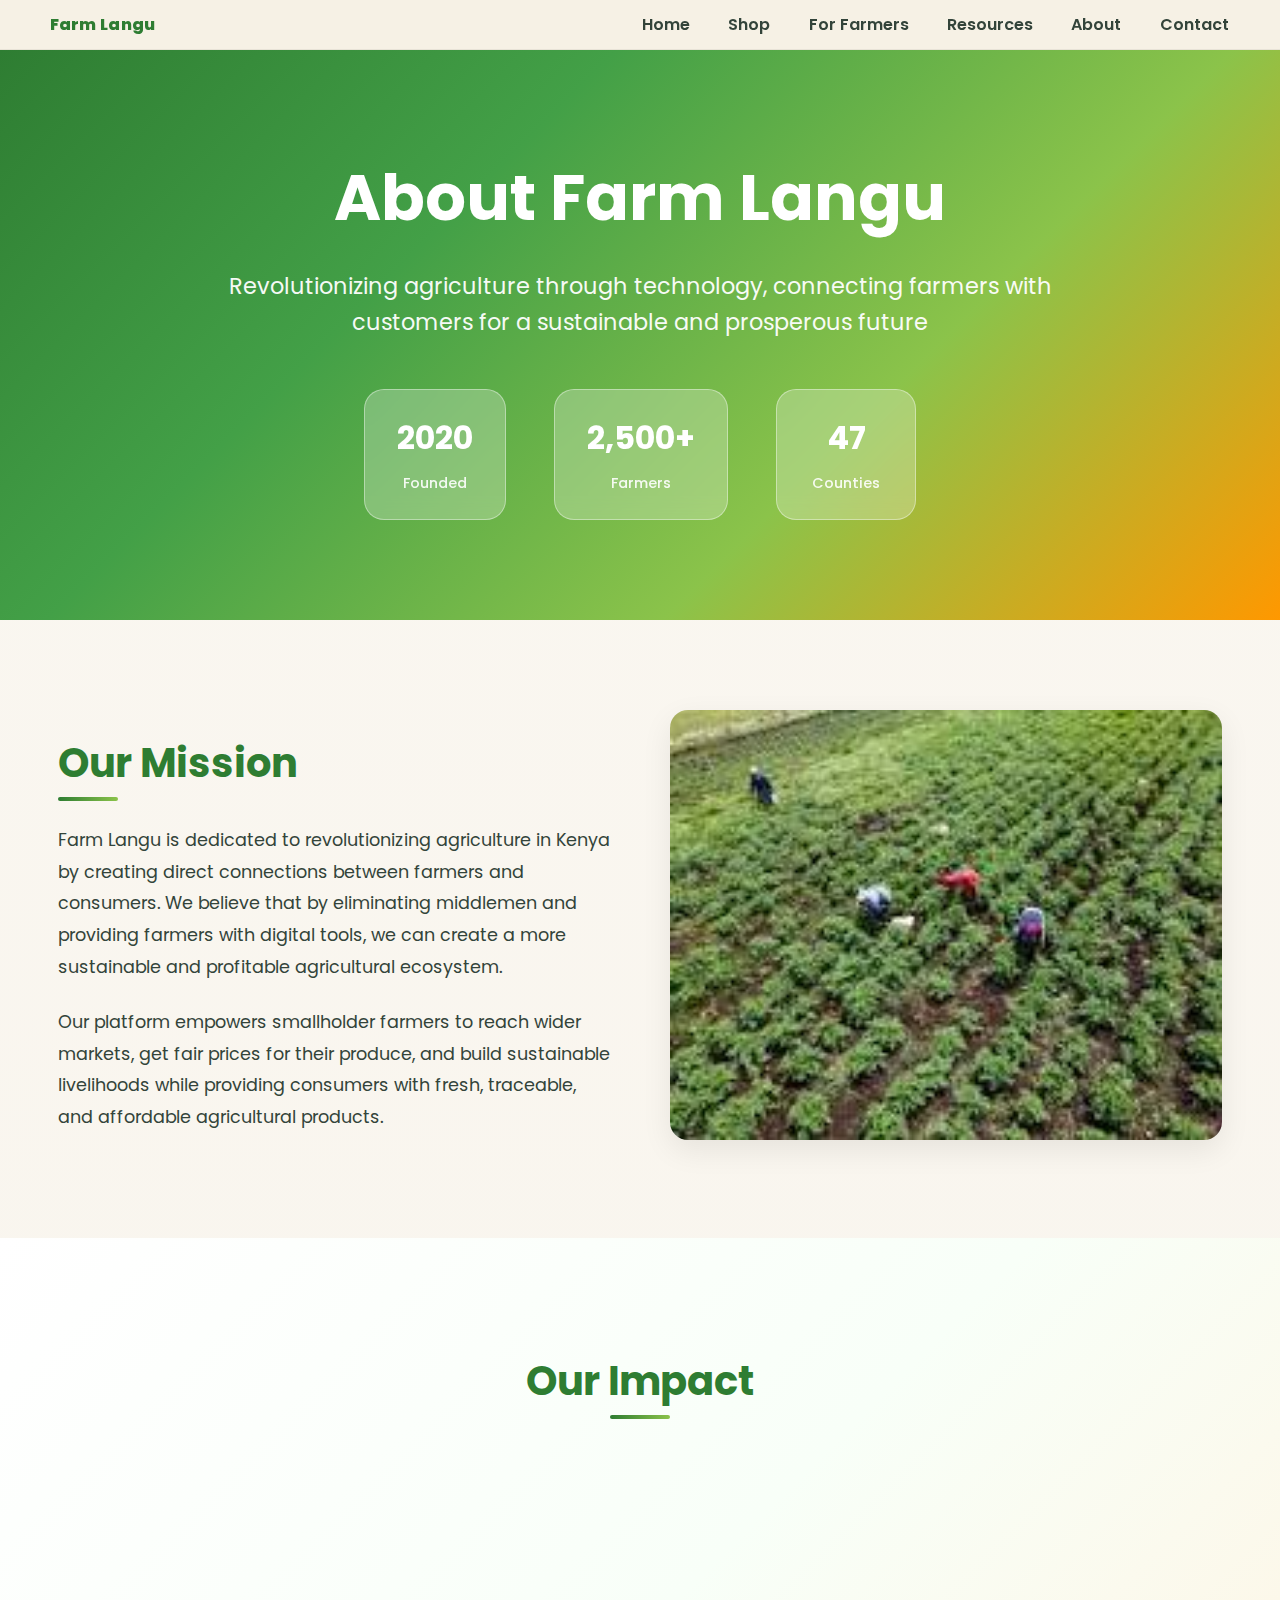
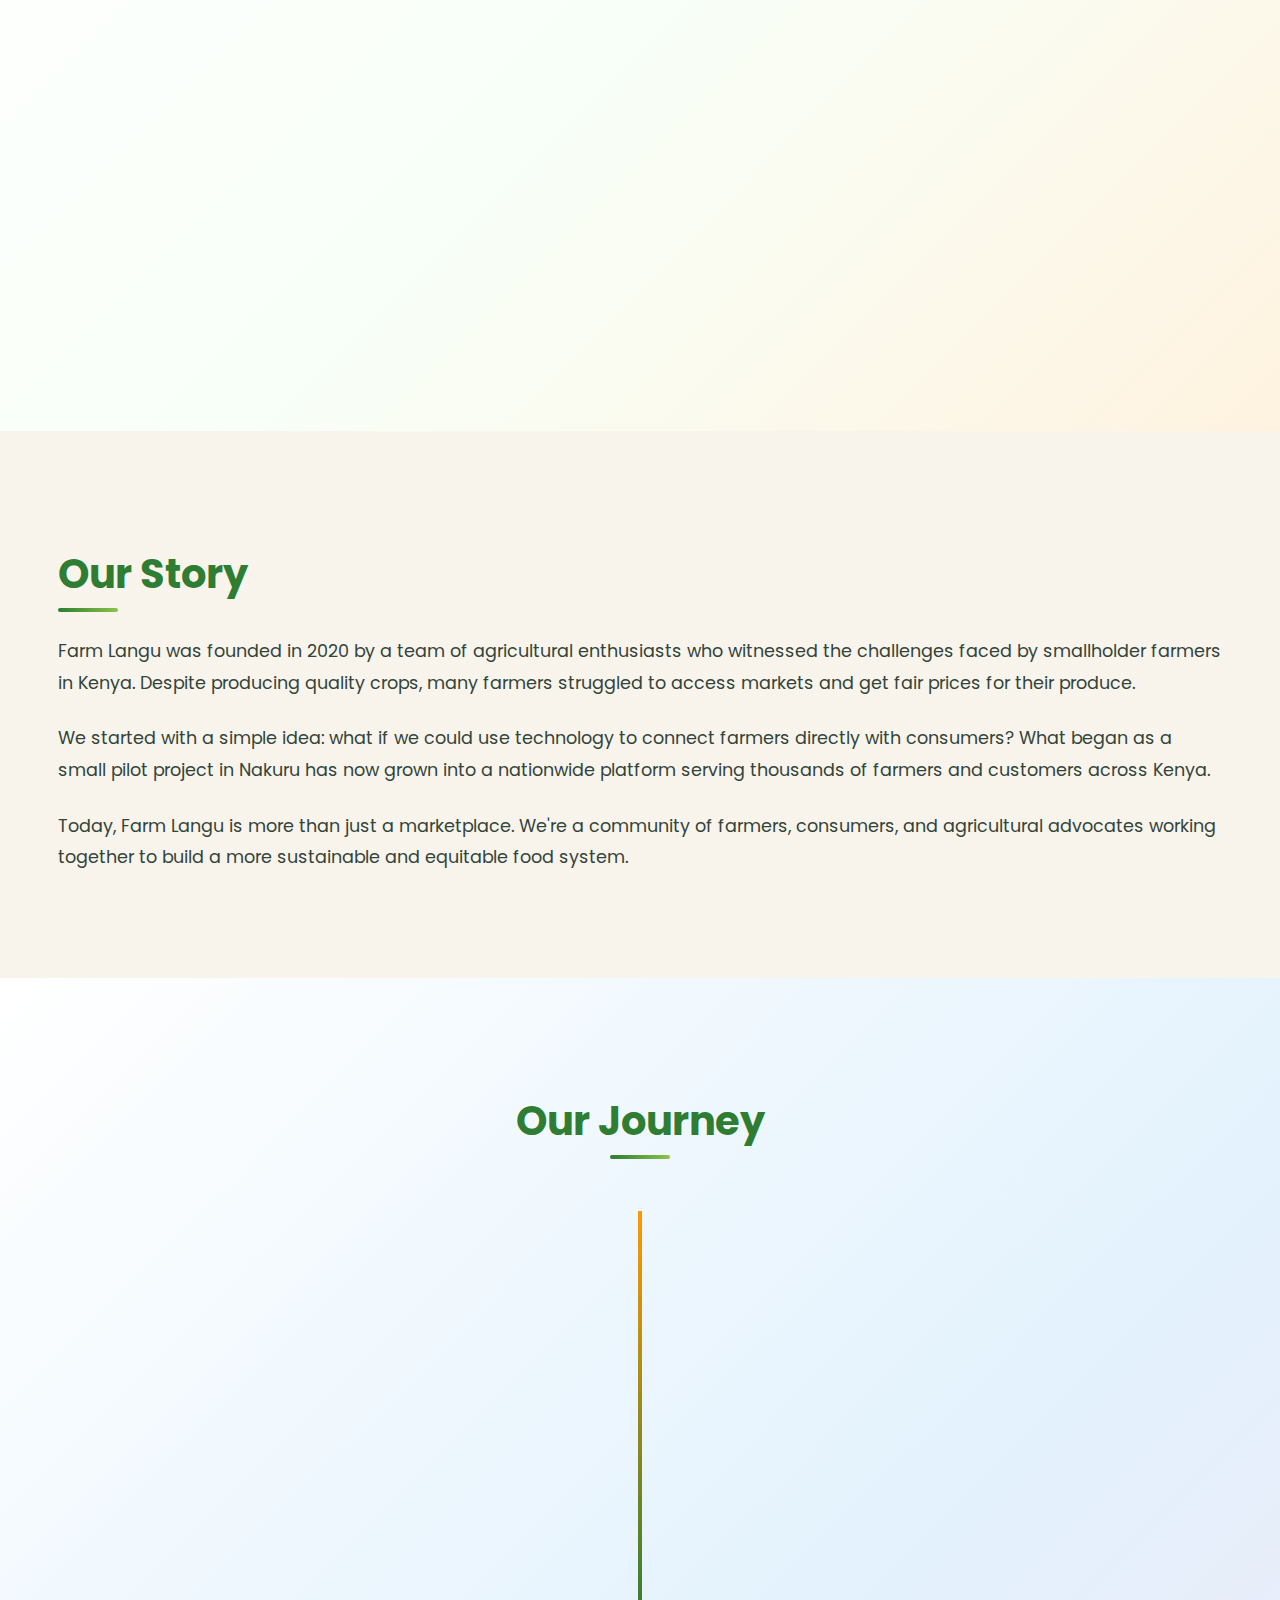
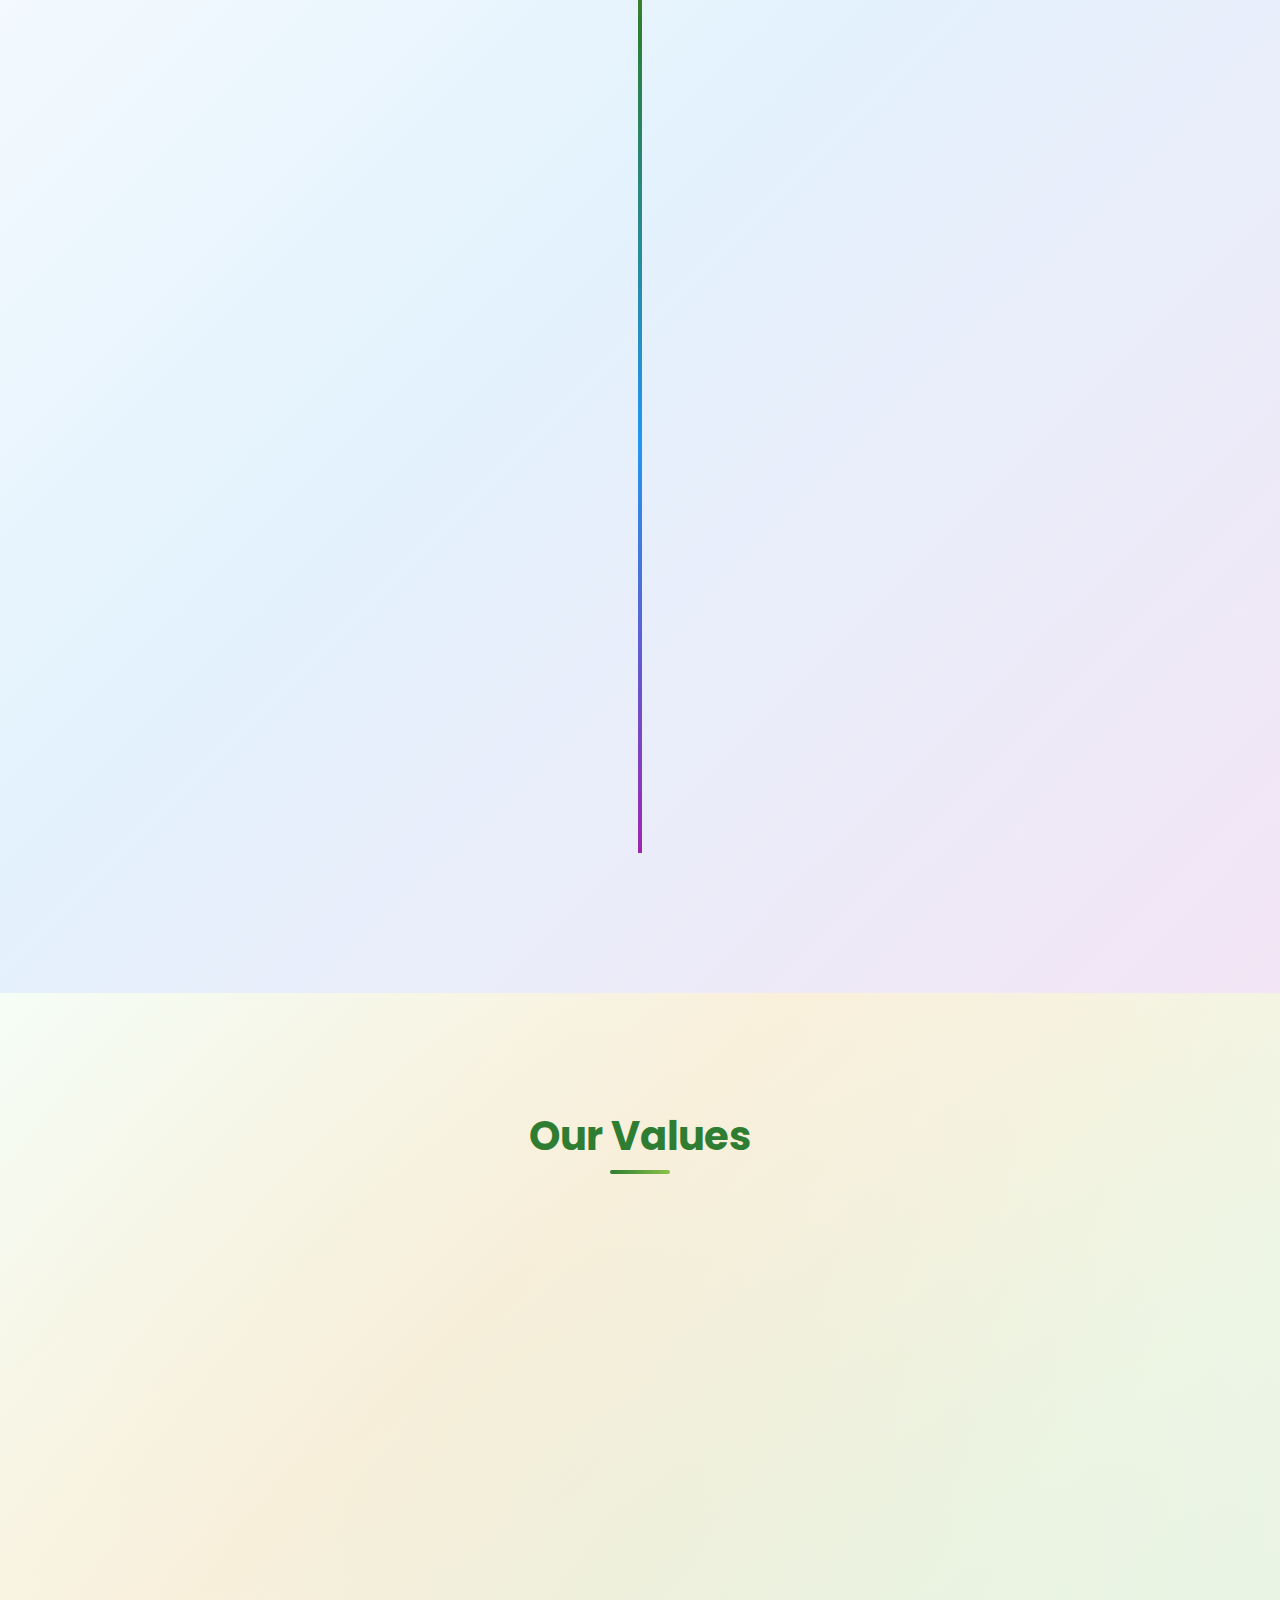
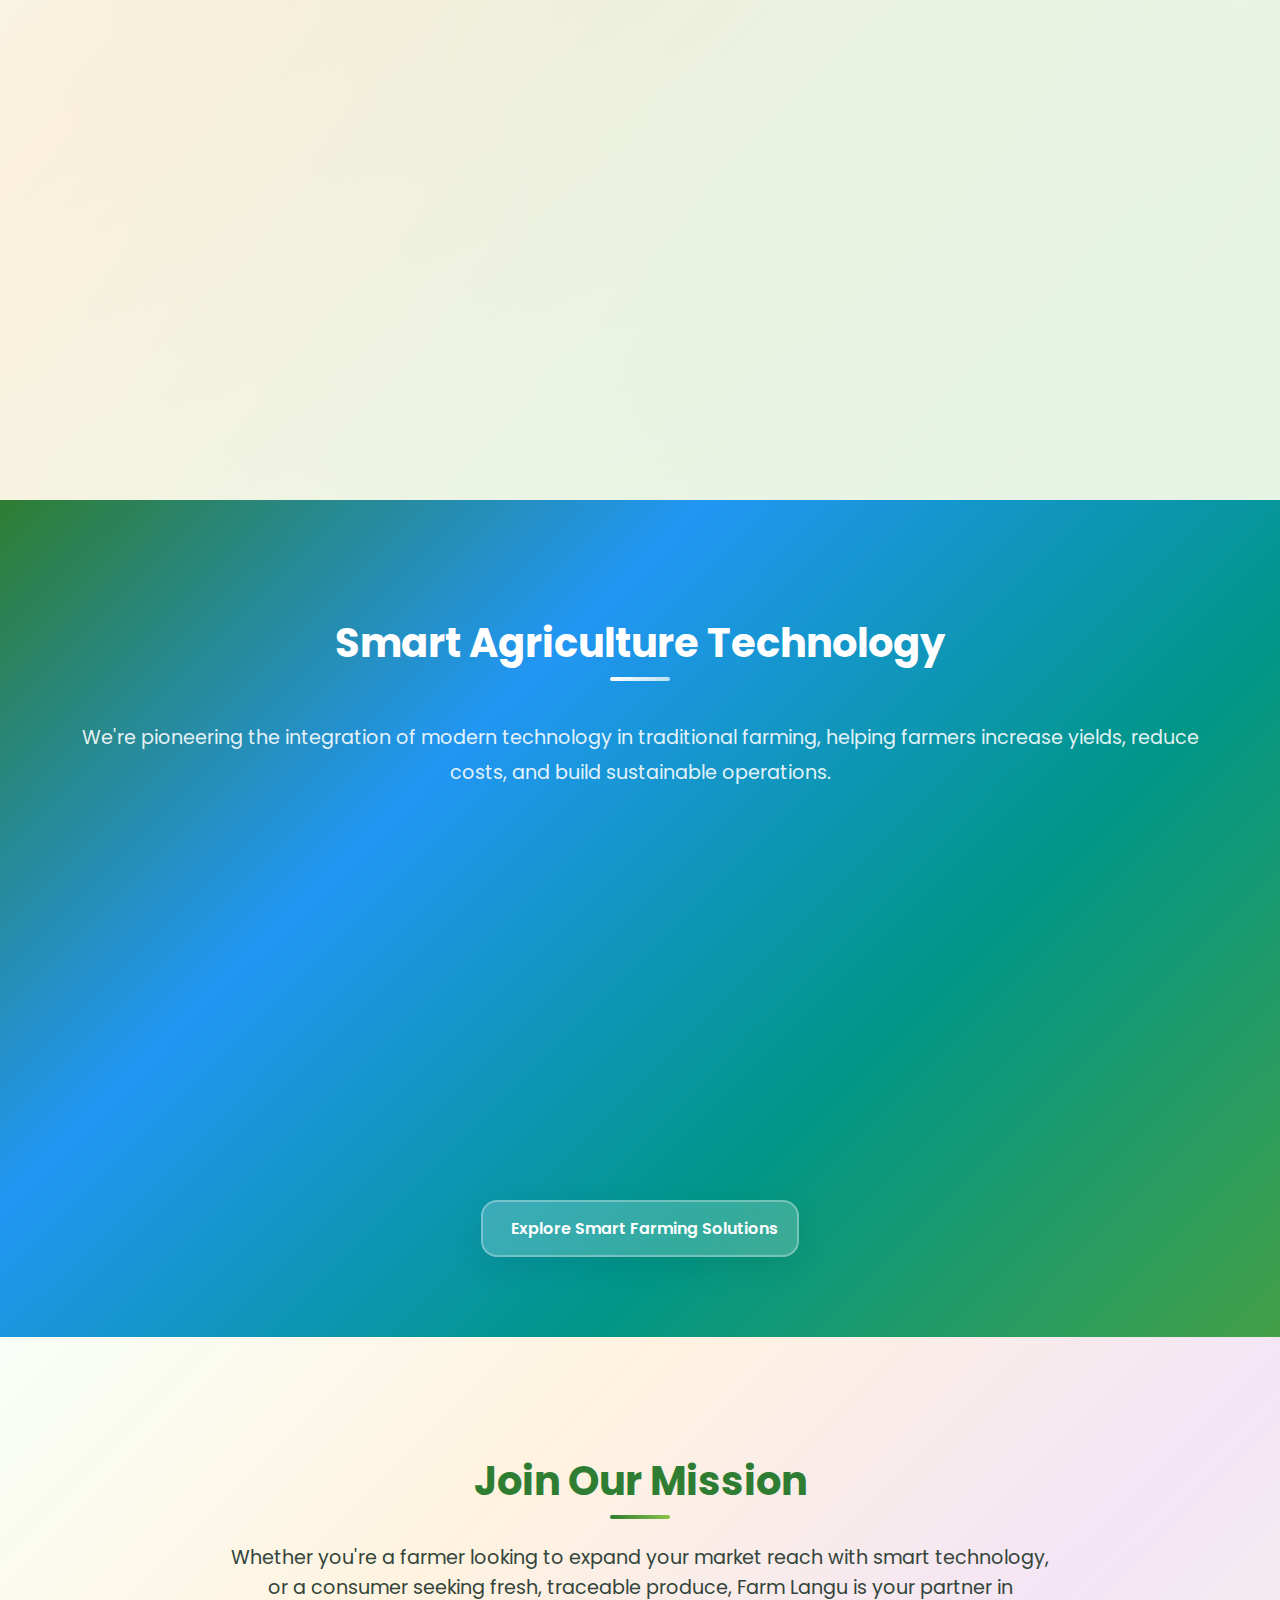
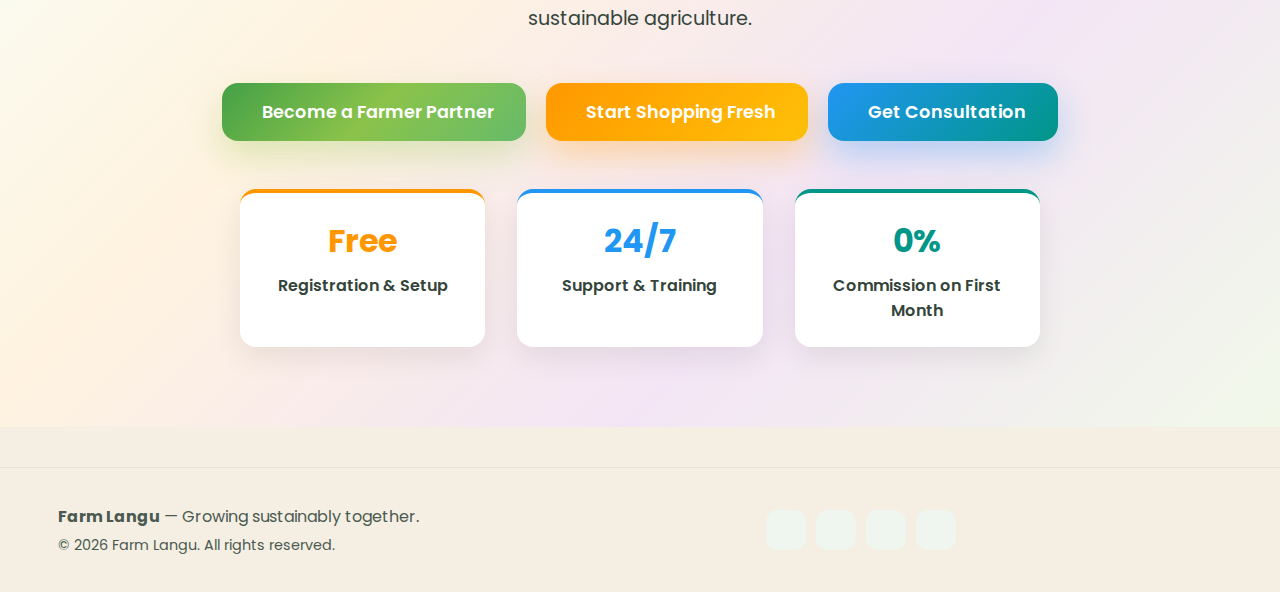
<file: about.html>
<!DOCTYPE html>
<html lang="en">
<head>
  <meta charset="UTF-8" />
  <meta name="viewport" content="width=device-width, initial-scale=1" />
  <title>About Us - Farm Langu</title>
  <link rel="preconnect" href="https://fonts.googleapis.com">
  <link rel="preconnect" href="https://fonts.gstatic.com" crossorigin>
  <link href="https://fonts.googleapis.com/css2?family=Poppins:wght@300;400;500;600;700&display=swap" rel="stylesheet">
  <link rel="stylesheet" href="https://cdnjs.cloudflare.com/ajax/libs/font-awesome/6.5.0/css/all.min.css" integrity="sha512-98T0P7M8n9uF3dQ2fQh4wV3zEo7qvCjV0a8n6n0L0+0i1FJm6G2D2q9m0M3xS8Rr8zFzQKm7sJ2b4z5wW3H6dQ==" crossorigin="anonymous" referrerpolicy="no-referrer" />

  <style>
    :root {
      --green-600: #2e7d32;
      --green-500: #388e3c;
      --green-400: #43a047;
      --green-300: #66bb6a;
      --beige-50: #faf7f1;
      --beige-100: #f5efe3;
      --brown-700: #5d4037;
      --text-900: #202420;
      --text-700: #33443a;
      --accent: #8bc34a;
      --accent-orange: #ff9800;
      --accent-blue: #2196f3;
      --accent-purple: #9c27b0;
      --accent-teal: #009688;
      --accent-red: #f44336;
      --accent-yellow: #ffc107;
      --maxw: 1200px;
      --shadow-soft: 0 10px 30px rgba(0,0,0,.08);
      --shadow-hover: 0 20px 40px rgba(0,0,0,.12);
      --shadow-colorful: 0 15px 35px rgba(139, 195, 74, 0.3);
      --glass: rgba(255,255,255,0.25);
      --glass-border: rgba(255,255,255,0.4);
      --gradient-primary: linear-gradient(135deg, #43a047, #8bc34a, #66bb6a);
      --gradient-secondary: linear-gradient(135deg, #ff9800, #ffc107);
      --gradient-tertiary: linear-gradient(135deg, #2196f3, #009688);
      --gradient-quaternary: linear-gradient(135deg, #9c27b0, #f44336);
    }

    * { box-sizing: border-box; }
    html { scroll-behavior: smooth; }
    body {
      margin: 0; font-family: Poppins, system-ui, -apple-system, Segoe UI, Roboto, Arial, sans-serif;
      color: var(--text-900); background: linear-gradient(180deg, var(--beige-50), var(--beige-100));
    }

    .container { width: min(100%, var(--maxw)); margin: 0 auto; padding: 0 18px; }
    .btn { display: inline-flex; align-items: center; gap: .5rem; padding: .9rem 1.2rem; border-radius: 16px; border: none; cursor: pointer; font-weight: 600; box-shadow: var(--shadow-soft); transition: transform .15s ease, opacity .2s ease; text-decoration: none; }
    .btn:hover { transform: translateY(-2px); }
    .btn:active { transform: translateY(0); opacity: .92; }
    .btn-primary { background: linear-gradient(135deg, var(--green-600), var(--green-400)); color: #fff; }
    .btn-secondary { background: #eef6ef; color: var(--green-600); }

    /* Header */
    header { position: sticky; top: 0; z-index: 50; backdrop-filter: blur(8px); background: rgba(245, 239, 227, 0.9); border-bottom: 1px solid rgba(0,0,0,.06); }
    .nav { display:flex; align-items:center; justify-content:space-between; padding: 12px 0; }
    .brand { display:flex; gap:.6rem; align-items:center; font-weight: 800; letter-spacing:.3px; color: var(--green-600); text-decoration: none; }
    .brand i { font-size: 1.3rem; }
    nav ul { list-style: none; display:flex; gap: 1rem; padding: 0; margin: 0; }
    nav a { text-decoration: none; color: var(--text-700); font-weight: 600; padding:.45rem .7rem; border-radius: 10px; }
    nav a:hover, nav a:focus { background: #eaf5ec; color: var(--green-600); }

    /* Page Header */
    .page-header { 
      position: relative; 
      padding: 100px 0; 
      background: linear-gradient(135deg, var(--green-600), var(--green-400), var(--accent), var(--accent-orange)); 
      color: white; 
      text-align: center; 
      overflow: hidden;
    }
    .page-header::before {
      content: '';
      position: absolute;
      top: 0;
      left: 0;
      right: 0;
      bottom: 0;
      background: url('https://images.unsplash.com/photo-1500382017468-9049fed747ef?q=80&w=1600&auto=format&fit=crop') center/cover;
      opacity: 0.15;
      z-index: 1;
    }
    .page-header .container { position: relative; z-index: 2; }
    .page-header h1 { 
      font-size: clamp(2.5rem, 6vw, 4rem); 
      margin: 0 0 1.5rem; 
      animation: fadeInUp 0.8s ease-out;
      font-weight: 700;
    }
    .page-header p { 
      font-size: clamp(1.1rem, 3vw, 1.4rem); 
      opacity: 0.95; 
      max-width: 70ch; 
      margin: 0 auto 2rem; 
      animation: fadeInUp 0.8s ease-out 0.2s both;
      line-height: 1.6;
    }
    .page-header .hero-stats {
      display: flex;
      justify-content: center;
      gap: 3rem;
      margin-top: 3rem;
      animation: fadeInUp 0.8s ease-out 0.4s both;
    }
    .hero-stat {
      text-align: center;
      background: var(--glass);
      backdrop-filter: blur(10px);
      border: 1px solid var(--glass-border);
      border-radius: 20px;
      padding: 1.5rem 2rem;
      min-width: 140px;
    }
    .hero-stat-number {
      font-size: 2rem;
      font-weight: 700;
      display: block;
      margin-bottom: 0.5rem;
    }
    .hero-stat-label {
      font-size: 0.9rem;
      opacity: 0.9;
      font-weight: 500;
    }

    /* Content Sections */
    .content-section { 
      padding: 80px 0; 
      position: relative;
    }
    .content-section h2 { 
      color: var(--green-600); 
      font-size: clamp(1.8rem, 4vw, 2.5rem); 
      margin-bottom: 2rem; 
      font-weight: 700;
      position: relative;
    }
    .content-section h2::after {
      content: '';
      position: absolute;
      bottom: -8px;
      left: 0;
      width: 60px;
      height: 4px;
      background: linear-gradient(90deg, var(--green-600), var(--accent));
      border-radius: 2px;
    }
    .content-section h2.center::after {
      left: 50%;
      transform: translateX(-50%);
    }
    .content-section p { 
      font-size: 1.1rem; 
      line-height: 1.8; 
      color: var(--text-700); 
      margin-bottom: 1.5rem; 
    }

    .two-column { 
      display: grid; 
      grid-template-columns: 1fr 1fr; 
      gap: 60px; 
      align-items: center; 
    }
    .two-column img {
      transition: transform 0.3s ease, box-shadow 0.3s ease;
    }
    .two-column img:hover {
      transform: scale(1.02);
      box-shadow: var(--shadow-hover);
    }

    .stats-grid { 
      display: grid; 
      grid-template-columns: repeat(auto-fit, minmax(220px, 1fr)); 
      gap: 32px; 
      margin: 60px 0; 
    }
    .stat-card { 
      background: white; 
      border-radius: 24px; 
      padding: 40px 32px; 
      box-shadow: var(--shadow-soft); 
      text-align: center; 
      transition: all 0.3s ease;
      border: 1px solid rgba(46, 125, 50, 0.1);
      position: relative;
      overflow: hidden;
    }
    .stat-card::before {
      content: '';
      position: absolute;
      top: 0;
      left: 0;
      right: 0;
      height: 4px;
      background: var(--gradient-primary);
    }
    .stat-card:nth-child(1)::before { background: var(--gradient-primary); }
    .stat-card:nth-child(2)::before { background: var(--gradient-secondary); }
    .stat-card:nth-child(3)::before { background: var(--gradient-tertiary); }
    .stat-card:nth-child(4)::before { background: var(--gradient-quaternary); }
    .stat-card:nth-child(5)::before { background: linear-gradient(90deg, var(--accent-teal), var(--accent-blue)); }
    .stat-card:nth-child(6)::before { background: linear-gradient(90deg, var(--accent-purple), var(--accent-red)); }
    .stat-card:hover {
      transform: translateY(-8px);
      box-shadow: var(--shadow-hover);
      border-color: rgba(46, 125, 50, 0.2);
    }
    .stat-number { 
      font-size: 3rem; 
      font-weight: 700; 
      color: var(--green-600); 
      margin-bottom: 12px; 
      display: block;
      line-height: 1;
      transition: color 0.3s ease;
    }
    .stat-card:nth-child(1) .stat-number { color: var(--green-600); }
    .stat-card:nth-child(2) .stat-number { color: var(--accent-orange); }
    .stat-card:nth-child(3) .stat-number { color: var(--accent-blue); }
    .stat-card:nth-child(4) .stat-number { color: var(--accent-purple); }
    .stat-card:nth-child(5) .stat-number { color: var(--accent-teal); }
    .stat-card:nth-child(6) .stat-number { color: var(--accent-red); }
    .stat-label { 
      color: var(--text-700); 
      font-weight: 600; 
      font-size: 1.1rem;
    }

    .values-grid { 
      display: grid; 
      grid-template-columns: repeat(auto-fit, minmax(280px, 1fr)); 
      gap: 32px; 
      margin: 60px 0; 
    }
    .value-card { 
      background: white; 
      border-radius: 24px; 
      padding: 40px 32px; 
      box-shadow: var(--shadow-soft); 
      text-align: center; 
      transition: all 0.3s ease;
      border: 1px solid rgba(46, 125, 50, 0.1);
      position: relative;
    }
    .value-card:hover {
      transform: translateY(-8px);
      box-shadow: var(--shadow-hover);
      border-color: rgba(46, 125, 50, 0.2);
    }
    .value-card .icon {
      width: 80px;
      height: 80px;
      background: var(--gradient-primary);
      border-radius: 50%;
      display: flex;
      align-items: center;
      justify-content: center;
      margin: 0 auto 24px;
      font-size: 2rem;
      color: white;
      transition: transform 0.3s ease;
      box-shadow: var(--shadow-colorful);
    }
    .value-card:nth-child(1) .icon { background: var(--gradient-secondary); }
    .value-card:nth-child(2) .icon { background: var(--gradient-primary); }
    .value-card:nth-child(3) .icon { background: var(--gradient-tertiary); }
    .value-card:nth-child(4) .icon { background: var(--gradient-quaternary); }
    .value-card:hover .icon {
      transform: scale(1.1) rotate(5deg);
    }
    .value-card h3 { 
      margin: 0 0 16px; 
      color: var(--brown-700); 
      font-size: 1.4rem;
      font-weight: 700;
    }
    .value-card p {
      margin: 0;
      font-size: 1rem;
      line-height: 1.6;
    }

    /* Timeline Section */
    .timeline {
      position: relative;
      max-width: 800px;
      margin: 60px auto;
    }
    .timeline::before {
      content: '';
      position: absolute;
      left: 50%;
      top: 0;
      bottom: 0;
      width: 4px;
      background: linear-gradient(180deg, var(--accent-orange), var(--green-600), var(--accent-blue), var(--accent-purple));
      transform: translateX(-50%);
    }
    .timeline-item {
      position: relative;
      margin: 40px 0;
      width: 50%;
    }
    .timeline-item:nth-child(odd) {
      left: 0;
      padding-right: 40px;
      text-align: right;
    }
    .timeline-item:nth-child(even) {
      left: 50%;
      padding-left: 40px;
      text-align: left;
    }
    .timeline-content {
      background: white;
      padding: 24px;
      border-radius: 16px;
      box-shadow: var(--shadow-soft);
      position: relative;
      transition: all 0.3s ease;
    }
    .timeline-content:hover {
      transform: translateY(-4px);
      box-shadow: var(--shadow-hover);
    }
    .timeline-year {
      font-size: 1.2rem;
      font-weight: 700;
      color: var(--green-600);
      margin-bottom: 8px;
    }
    .timeline-title {
      font-size: 1.1rem;
      font-weight: 600;
      color: var(--brown-700);
      margin-bottom: 8px;
    }
    .timeline-desc {
      font-size: 0.95rem;
      color: var(--text-700);
      line-height: 1.6;
      margin: 0;
    }
    .timeline-dot {
      position: absolute;
      top: 20px;
      width: 16px;
      height: 16px;
      background: var(--accent-orange);
      border-radius: 50%;
      border: 4px solid white;
      box-shadow: 0 0 0 4px var(--accent-orange);
    }
    .timeline-item:nth-child(1) .timeline-dot { background: var(--accent-orange); box-shadow: 0 0 0 4px var(--accent-orange); }
    .timeline-item:nth-child(2) .timeline-dot { background: var(--green-600); box-shadow: 0 0 0 4px var(--green-600); }
    .timeline-item:nth-child(3) .timeline-dot { background: var(--accent-blue); box-shadow: 0 0 0 4px var(--accent-blue); }
    .timeline-item:nth-child(4) .timeline-dot { background: var(--accent-teal); box-shadow: 0 0 0 4px var(--accent-teal); }
    .timeline-item:nth-child(5) .timeline-dot { background: var(--accent-purple); box-shadow: 0 0 0 4px var(--accent-purple); }
    .timeline-item:nth-child(odd) .timeline-dot {
      right: -8px;
    }
    .timeline-item:nth-child(even) .timeline-dot {
      left: -8px;
    }

    /* Animations */
    @keyframes fadeInUp {
      from { opacity: 0; transform: translateY(30px); }
      to { opacity: 1; transform: translateY(0); }
    }
    @keyframes slideInLeft {
      from { opacity: 0; transform: translateX(-50px); }
      to { opacity: 1; transform: translateX(0); }
    }
    @keyframes slideInRight {
      from { opacity: 0; transform: translateX(50px); }
      to { opacity: 1; transform: translateX(0); }
    }
    @keyframes scaleIn {
      from { opacity: 0; transform: scale(0.8); }
      to { opacity: 1; transform: scale(1); }
    }
    @keyframes countUp {
      from { opacity: 0; transform: translateY(20px); }
      to { opacity: 1; transform: translateY(0); }
    }

    /* Scroll Animations */
    .animate-on-scroll {
      opacity: 0;
      transform: translateY(30px);
      transition: all 0.8s ease;
    }
    .animate-on-scroll.animated {
      opacity: 1;
      transform: translateY(0);
    }

    /* Team Section */
    .team-section {
      background: linear-gradient(135deg, #f8fff8, #fff3e0, #f1f8e9, #e8f5e8);
      position: relative;
      overflow: hidden;
    }
    .team-section::before {
      content: '';
      position: absolute;
      top: -50%;
      right: -50%;
      width: 200%;
      height: 200%;
      background: radial-gradient(circle, rgba(46, 125, 50, 0.05) 0%, transparent 70%);
      animation: pulse 6s ease-in-out infinite;
    }

    /* Technology Integration Section */
    .tech-integration {
      background: linear-gradient(135deg, var(--green-600), var(--accent-blue), var(--accent-teal), var(--green-400));
      color: white;
      position: relative;
      overflow: hidden;
    }
    .tech-integration::before {
      content: '';
      position: absolute;
      top: 0;
      left: 0;
      right: 0;
      bottom: 0;
      background: url('https://images.unsplash.com/photo-1581091226825-a6a2a5aee158?q=80&w=1600&auto=format&fit=crop') center/cover;
      opacity: 0.1;
      z-index: 1;
    }
    .tech-integration .container {
      position: relative;
      z-index: 2;
    }
    .tech-integration h2 {
      color: white;
    }
    .tech-integration h2::after {
      background: linear-gradient(90deg, white, rgba(255,255,255,0.7));
    }

    .tech-features {
      display: grid;
      grid-template-columns: repeat(auto-fit, minmax(250px, 1fr));
      gap: 32px;
      margin-top: 40px;
    }
    .tech-feature {
      background: var(--glass);
      backdrop-filter: blur(10px);
      border: 1px solid var(--glass-border);
      border-radius: 20px;
      padding: 32px 24px;
      text-align: center;
      transition: all 0.3s ease;
    }
    .tech-feature:hover {
      transform: translateY(-8px);
      background: rgba(255,255,255,0.35);
    }
    .tech-feature .icon {
      width: 60px;
      height: 60px;
      background: rgba(255,255,255,0.2);
      border-radius: 50%;
      display: flex;
      align-items: center;
      justify-content: center;
      margin: 0 auto 20px;
      font-size: 1.5rem;
      color: white;
      border: 2px solid rgba(255,255,255,0.3);
    }
    .tech-feature:nth-child(1) .icon { background: rgba(255, 152, 0, 0.3); border-color: var(--accent-orange); }
    .tech-feature:nth-child(2) .icon { background: rgba(33, 150, 243, 0.3); border-color: var(--accent-blue); }
    .tech-feature:nth-child(3) .icon { background: rgba(0, 150, 136, 0.3); border-color: var(--accent-teal); }
    .tech-feature:nth-child(4) .icon { background: rgba(156, 39, 176, 0.3); border-color: var(--accent-purple); }
    .tech-feature h3 {
      color: white;
      margin: 0 0 12px;
      font-size: 1.2rem;
    }
    .tech-feature p {
      color: rgba(255,255,255,0.9);
      margin: 0;
      font-size: 0.95rem;
      line-height: 1.6;
    }

    @keyframes pulse {
      0%, 100% { opacity: 0.3; transform: scale(1); }
      50% { opacity: 0.6; transform: scale(1.05); }
    }

    /* Responsive */
    @media (max-width: 768px) {
      .page-header { padding: 80px 0; }
      .page-header h1 { font-size: 2.5rem; }
      .page-header .hero-stats { 
        flex-direction: column; 
        gap: 1.5rem; 
        align-items: center;
      }
      .hero-stat {
        min-width: 120px;
        padding: 1rem 1.5rem;
      }
      .two-column { grid-template-columns: 1fr; gap: 40px; }
      .content-section { padding: 60px 0; }
      .stats-grid { grid-template-columns: repeat(auto-fit, minmax(200px, 1fr)); gap: 24px; }
      .values-grid { grid-template-columns: 1fr; gap: 24px; }
      .timeline::before { display: none; }
      .timeline-item {
        width: 100% !important;
        left: 0 !important;
        padding: 0 !important;
        text-align: left !important;
        margin: 24px 0;
      }
      .timeline-dot { display: none; }
      .tech-features { grid-template-columns: 1fr; gap: 24px; }
    }
    @media (max-width: 480px) {
      .page-header { padding: 60px 0; }
      .page-header .hero-stats { display: none; }
      .content-section { padding: 40px 0; }
      .stat-card, .value-card { padding: 24px 20px; }
    }
  </style>
</head>
<body>
  <!-- Header -->
  <header>
    <div class="container nav" role="navigation" aria-label="Main">
      <a class="brand" href="index.html" aria-label="Farm Langu home">
        <i class="fa-solid fa-wheat-awn"></i>
        <span>Farm Langu</span>
      </a>
      <nav>
        <ul>
          <li><a href="index.html">Home</a></li>
          <li><a href="shop.html">Shop</a></li>
          <li><a href="farmers.html">For Farmers</a></li>
          <li><a href="resources.html">Resources</a></li>
          <li><a href="about.html">About</a></li>
          <li><a href="contact.html">Contact</a></li>
        </ul>
      </nav>
    </div>
  </header>

  <!-- Page Header -->
  <section class="page-header">
    <div class="container">
      <h1><i class="fa-solid fa-seedling"></i> About Farm Langu</h1>
      <p>Revolutionizing agriculture through technology, connecting farmers with customers for a sustainable and prosperous future</p>
      
      <div class="hero-stats">
        <div class="hero-stat">
          <span class="hero-stat-number">2020</span>
          <span class="hero-stat-label">Founded</span>
        </div>
        <div class="hero-stat">
          <span class="hero-stat-number">2,500+</span>
          <span class="hero-stat-label">Farmers</span>
        </div>
        <div class="hero-stat">
          <span class="hero-stat-number">47</span>
          <span class="hero-stat-label">Counties</span>
        </div>
      </div>
    </div>
  </section>

  <!-- Our Mission -->
  <section class="content-section">
    <div class="container">
      <div class="two-column">
        <div>
          <h2>Our Mission</h2>
          <p>Farm Langu is dedicated to revolutionizing agriculture in Kenya by creating direct connections between farmers and consumers. We believe that by eliminating middlemen and providing farmers with digital tools, we can create a more sustainable and profitable agricultural ecosystem.</p>
          <p>Our platform empowers smallholder farmers to reach wider markets, get fair prices for their produce, and build sustainable livelihoods while providing consumers with fresh, traceable, and affordable agricultural products.</p>
        </div>
        <div>
          <img src="images/farmers.jpg" alt="Farmers working in the field" style="width: 100%; border-radius: 18px; box-shadow: var(--shadow-soft);">
        </div>
      </div>
    </div>
  </section>

  <!-- Our Impact -->
  <section class="content-section" style="background: linear-gradient(135deg, white, #f8fff8, #fff3e0);">
    <div class="container">
      <h2 class="center" style="text-align: center; margin-bottom: 3rem;">Our Impact</h2>
      <div class="stats-grid">
        <div class="stat-card animate-on-scroll">
          <div class="stat-number" data-count="2500">0+</div>
          <div class="stat-label">Farmers Registered</div>
        </div>
        <div class="stat-card animate-on-scroll">
          <div class="stat-number" data-count="15000">0+</div>
          <div class="stat-label">Orders Delivered</div>
        </div>
        <div class="stat-card animate-on-scroll">
          <div class="stat-number" data-count="30">0%</div>
          <div class="stat-label">Average Income Increase</div>
        </div>
        <div class="stat-card animate-on-scroll">
          <div class="stat-number" data-count="47">0</div>
          <div class="stat-label">Counties Reached</div>
        </div>
        <div class="stat-card animate-on-scroll">
          <div class="stat-number" data-count="95">0%</div>
          <div class="stat-label">Customer Satisfaction</div>
        </div>
        <div class="stat-card animate-on-scroll">
          <div class="stat-number" data-count="8">0</div>
          <div class="stat-label">Smart Tech Solutions</div>
        </div>
      </div>
    </div>
  </section>

  <!-- Our Story -->
  <section class="content-section">
    <div class="container">
      <h2>Our Story</h2>
      <p>Farm Langu was founded in 2020 by a team of agricultural enthusiasts who witnessed the challenges faced by smallholder farmers in Kenya. Despite producing quality crops, many farmers struggled to access markets and get fair prices for their produce.</p>
      <p>We started with a simple idea: what if we could use technology to connect farmers directly with consumers? What began as a small pilot project in Nakuru has now grown into a nationwide platform serving thousands of farmers and customers across Kenya.</p>
      <p>Today, Farm Langu is more than just a marketplace. We're a community of farmers, consumers, and agricultural advocates working together to build a more sustainable and equitable food system.</p>
    </div>
  </section>

  <!-- Our Journey Timeline -->
  <section class="content-section" style="background: linear-gradient(135deg, white, #e3f2fd, #f3e5f5);">
    <div class="container">
      <h2 class="center" style="text-align: center; margin-bottom: 3rem;">Our Journey</h2>
      <div class="timeline">
        <div class="timeline-item animate-on-scroll">
          <div class="timeline-content">
            <div class="timeline-year">2020</div>
            <div class="timeline-title">Foundation & Vision</div>
            <div class="timeline-desc">Farm Langu was founded with a mission to connect farmers directly with consumers, eliminating middlemen and ensuring fair prices.</div>
          </div>
          <div class="timeline-dot"></div>
        </div>
        
        <div class="timeline-item animate-on-scroll">
          <div class="timeline-content">
            <div class="timeline-year">2021</div>
            <div class="timeline-title">First 100 Farmers</div>
            <div class="timeline-desc">Reached our first milestone of 100 registered farmers across Nakuru and surrounding areas, establishing our core marketplace.</div>
          </div>
          <div class="timeline-dot"></div>
        </div>
        
        <div class="timeline-item animate-on-scroll">
          <div class="timeline-content">
            <div class="timeline-year">2022</div>
            <div class="timeline-title">Technology Integration</div>
            <div class="timeline-desc">Introduced smart farming technology solutions, including IoT sensors and precision agriculture tools to help farmers optimize their yields.</div>
          </div>
          <div class="timeline-dot"></div>
        </div>
        
        <div class="timeline-item animate-on-scroll">
          <div class="timeline-content">
            <div class="timeline-year">2023</div>
            <div class="timeline-title">Nationwide Expansion</div>
            <div class="timeline-desc">Expanded operations to 47 counties across Kenya, serving over 2,000 farmers and processing thousands of orders monthly.</div>
          </div>
          <div class="timeline-dot"></div>
        </div>
        
        <div class="timeline-item animate-on-scroll">
          <div class="timeline-content">
            <div class="timeline-year">2024</div>
            <div class="timeline-title">Smart Agriculture Hub</div>
            <div class="timeline-desc">Launched comprehensive smart farming solutions including drone services, automated irrigation, and AI-powered crop monitoring systems.</div>
          </div>
          <div class="timeline-dot"></div>
        </div>
      </div>
    </div>
  </section>

  <!-- Our Values -->
  <section class="content-section team-section">
    <div class="container">
      <h2 class="center" style="text-align: center; margin-bottom: 3rem;">Our Values</h2>
      <div class="values-grid">
        <div class="value-card animate-on-scroll">
          <div class="icon">
            <i class="fa-solid fa-handshake"></i>
          </div>
          <h3>Fairness</h3>
          <p>We ensure farmers get fair prices and consumers get quality products at reasonable costs, creating a win-win ecosystem for all stakeholders.</p>
        </div>
        <div class="value-card animate-on-scroll">
          <div class="icon">
            <i class="fa-solid fa-leaf"></i>
          </div>
          <h3>Sustainability</h3>
          <p>We promote sustainable farming practices that protect the environment for future generations while maintaining profitable operations.</p>
        </div>
        <div class="value-card animate-on-scroll">
          <div class="icon">
            <i class="fa-solid fa-users"></i>
          </div>
          <h3>Community</h3>
          <p>We build strong communities by connecting farmers, consumers, and agricultural stakeholders in meaningful partnerships.</p>
        </div>
        <div class="value-card animate-on-scroll">
          <div class="icon">
            <i class="fa-solid fa-lightbulb"></i>
          </div>
          <h3>Innovation</h3>
          <p>We leverage cutting-edge technology to solve agricultural challenges and improve livelihoods across the farming community.</p>
        </div>
      </div>
    </div>
  </section>

  <!-- Technology Integration -->
  <section class="content-section tech-integration">
    <div class="container">
      <h2 class="center" style="text-align: center; margin-bottom: 3rem;">Smart Agriculture Technology</h2>
      <p style="text-align: center; font-size: 1.2rem; margin-bottom: 3rem; color: rgba(255,255,255,0.9);">
        We're pioneering the integration of modern technology in traditional farming, helping farmers increase yields, reduce costs, and build sustainable operations.
      </p>
      
      <div class="tech-features">
        <div class="tech-feature animate-on-scroll">
          <div class="icon">
            <i class="fa-solid fa-tint"></i>
          </div>
          <h3>Smart Irrigation</h3>
          <p>Automated watering systems with soil moisture sensors and weather integration to optimize water usage.</p>
        </div>
        <div class="tech-feature animate-on-scroll">
          <div class="icon">
            <i class="fa-solid fa-chart-line"></i>
          </div>
          <h3>Crop Monitoring</h3>
          <p>IoT sensors and drone technology for real-time monitoring of crop health and growth conditions.</p>
        </div>
        <div class="tech-feature animate-on-scroll">
          <div class="icon">
            <i class="fa-solid fa-spray-can"></i>
          </div>
          <h3>Precision Spraying</h3>
          <p>GPS-guided application systems for targeted and efficient use of fertilizers and pesticides.</p>
        </div>
        <div class="tech-feature animate-on-scroll">
          <div class="icon">
            <i class="fa-solid fa-warehouse"></i>
          </div>
          <h3>Harvest Management</h3>
          <p>Digital tools for optimizing harvest timing, quality control, and market linkage systems.</p>
        </div>
      </div>
      
      <div style="text-align: center; margin-top: 3rem;">
        <a href="resources.html#smart-farming" class="btn btn-secondary" style="background: rgba(255,255,255,0.2); color: white; border: 2px solid rgba(255,255,255,0.3);">
          <i class="fa-solid fa-microchip"></i>
          Explore Smart Farming Solutions
        </a>
      </div>
    </div>
  </section>

  <!-- Call to Action -->
  <section class="content-section" style="background: linear-gradient(135deg, #f8fff8, #fff3e0, #f3e5f5, #f1f8e9);">
    <div class="container" style="text-align: center;">
      <h2 class="center">Join Our Mission</h2>
      <p style="max-width: 70ch; margin: 0 auto 3rem; font-size: 1.2rem; line-height: 1.6;">
        Whether you're a farmer looking to expand your market reach with smart technology, or a consumer seeking fresh, traceable produce, Farm Langu is your partner in sustainable agriculture.
      </p>
      <div style="display: flex; gap: 20px; justify-content: center; flex-wrap: wrap; margin-bottom: 3rem;">
        <a href="farmers.html" class="btn" style="padding: 1rem 2rem; font-size: 1.1rem; background: var(--gradient-primary); color: white; box-shadow: var(--shadow-colorful);">
          <i class="fa-solid fa-user-plus"></i>
          Become a Farmer Partner
        </a>
        <a href="shop.html" class="btn" style="padding: 1rem 2rem; font-size: 1.1rem; background: var(--gradient-secondary); color: white; box-shadow: 0 15px 35px rgba(255, 152, 0, 0.3);">
          <i class="fa-solid fa-shopping-cart"></i>
          Start Shopping Fresh
        </a>
        <a href="contact.html" class="btn" style="padding: 1rem 2rem; font-size: 1.1rem; background: var(--gradient-tertiary); color: white; box-shadow: 0 15px 35px rgba(33, 150, 243, 0.3);">
          <i class="fa-solid fa-phone"></i>
          Get Consultation
        </a>
      </div>
      
      <!-- Additional CTA Stats -->
      <div style="display: grid; grid-template-columns: repeat(auto-fit, minmax(200px, 1fr)); gap: 2rem; max-width: 800px; margin: 0 auto;">
        <div style="text-align: center; padding: 1.5rem; background: white; border-radius: 16px; box-shadow: var(--shadow-soft); border-top: 4px solid var(--accent-orange);">
          <div style="font-size: 2rem; font-weight: 700; color: var(--accent-orange); margin-bottom: 0.5rem;">Free</div>
          <div style="color: var(--text-700); font-weight: 600;">Registration & Setup</div>
        </div>
        <div style="text-align: center; padding: 1.5rem; background: white; border-radius: 16px; box-shadow: var(--shadow-soft); border-top: 4px solid var(--accent-blue);">
          <div style="font-size: 2rem; font-weight: 700; color: var(--accent-blue); margin-bottom: 0.5rem;">24/7</div>
          <div style="color: var(--text-700); font-weight: 600;">Support & Training</div>
        </div>
        <div style="text-align: center; padding: 1.5rem; background: white; border-radius: 16px; box-shadow: var(--shadow-soft); border-top: 4px solid var(--accent-teal);">
          <div style="font-size: 2rem; font-weight: 700; color: var(--accent-teal); margin-bottom: 0.5rem;">0%</div>
          <div style="color: var(--text-700); font-weight: 600;">Commission on First Month</div>
        </div>
      </div>
    </div>
  </section>

  <!-- Footer -->
  <footer style="padding: 36px 0; border-top: 1px solid rgba(0,0,0,.06); color:#4b5a51; margin-top: 40px;">
    <div class="container" style="display:grid; grid-template-columns: 1.2fr .8fr; gap: 24px; align-items: center;">
      <div>
        <strong>Farm Langu</strong> — Growing sustainably together.
        <div style="margin-top:6px; font-size:.9rem;">© <span id="year"></span> Farm Langu. All rights reserved.</div>
      </div>
      <div style="display:flex; gap: 10px;" aria-label="Social links">
        <a href="#" aria-label="Facebook" style="width: 40px; height: 40px; display:grid; place-items:center; border-radius: 12px; background:#eef6ef; color: var(--green-600); text-decoration:none;"><i class="fa-brands fa-facebook-f"></i></a>
        <a href="#" aria-label="Instagram" style="width: 40px; height: 40px; display:grid; place-items:center; border-radius: 12px; background:#eef6ef; color: var(--green-600); text-decoration:none;"><i class="fa-brands fa-instagram"></i></a>
        <a href="#" aria-label="Twitter" style="width: 40px; height: 40px; display:grid; place-items:center; border-radius: 12px; background:#eef6ef; color: var(--green-600); text-decoration:none;"><i class="fa-brands fa-x-twitter"></i></a>
        <a href="#" aria-label="YouTube" style="width: 40px; height: 40px; display:grid; place-items:center; border-radius: 12px; background:#eef6ef; color: var(--green-600); text-decoration:none;"><i class="fa-brands fa-youtube"></i></a>
      </div>
    </div>
  </footer>

  <script>
    document.addEventListener('DOMContentLoaded', function() {
      // Update year automatically
      document.getElementById('year').textContent = new Date().getFullYear();

      // Scroll animations
      const observerOptions = {
        threshold: 0.1,
        rootMargin: '0px 0px -50px 0px'
      };

      const observer = new IntersectionObserver(function(entries) {
        entries.forEach(entry => {
          if (entry.isIntersecting) {
            entry.target.classList.add('animated');
            
            // Trigger counter animation for stat numbers
            if (entry.target.classList.contains('stat-card')) {
              const statNumber = entry.target.querySelector('.stat-number');
              const targetCount = parseInt(statNumber.getAttribute('data-count'));
              animateCounter(statNumber, targetCount);
            }
          }
        });
      }, observerOptions);

      // Observe all elements with animate-on-scroll class
      document.querySelectorAll('.animate-on-scroll').forEach(el => {
        observer.observe(el);
      });

      // Counter animation function
      function animateCounter(element, target) {
        let current = 0;
        const increment = target / 100;
        const timer = setInterval(() => {
          current += increment;
          if (current >= target) {
            current = target;
            clearInterval(timer);
          }
          
          // Format the number based on the original text
          const originalText = element.textContent;
          if (originalText.includes('+')) {
            element.textContent = Math.floor(current).toLocaleString() + '+';
          } else if (originalText.includes('%')) {
            element.textContent = Math.floor(current) + '%';
          } else {
            element.textContent = Math.floor(current).toLocaleString();
          }
        }, 20);
      }

      // Parallax effect for hero section
      window.addEventListener('scroll', function() {
        const scrolled = window.pageYOffset;
        const parallax = document.querySelector('.page-header::before');
        const speed = scrolled * 0.5;
        
        // Apply parallax to page header background
        if (scrolled < window.innerHeight) {
          document.querySelector('.page-header').style.transform = `translateY(${speed}px)`;
        }
      });

      // Smooth scrolling for internal links
      document.querySelectorAll('a[href^="#"]').forEach(anchor => {
        anchor.addEventListener('click', function (e) {
          e.preventDefault();
          const target = document.querySelector(this.getAttribute('href'));
          if (target) {
            target.scrollIntoView({
              behavior: 'smooth',
              block: 'start'
            });
          }
        });
      });

      // Add stagger animation to timeline items
      const timelineItems = document.querySelectorAll('.timeline-item');
      timelineItems.forEach((item, index) => {
        item.style.animationDelay = `${index * 0.2}s`;
      });

      // Add stagger animation to value cards
      const valueCards = document.querySelectorAll('.value-card');
      valueCards.forEach((card, index) => {
        card.style.transitionDelay = `${index * 0.1}s`;
      });

      // Add stagger animation to tech features
      const techFeatures = document.querySelectorAll('.tech-feature');
      techFeatures.forEach((feature, index) => {
        feature.style.transitionDelay = `${index * 0.1}s`;
      });

      // Add hover effect to images
      const images = document.querySelectorAll('img');
      images.forEach(img => {
        img.addEventListener('mouseenter', function() {
          this.style.transform = 'scale(1.05)';
        });
        
        img.addEventListener('mouseleave', function() {
          this.style.transform = 'scale(1)';
        });
      });

      // Loading animation for the page
      document.body.style.opacity = '0';
      document.body.style.transition = 'opacity 0.5s ease-in-out';
      
      window.addEventListener('load', function() {
        document.body.style.opacity = '1';
      });

      // Add dynamic background to sections
      const sections = document.querySelectorAll('.content-section');
      sections.forEach((section, index) => {
        if (index % 2 === 0) {
          section.addEventListener('mouseenter', function() {
            this.style.background = 'linear-gradient(135deg, #fafafa, #f5f5f5)';
          });
          
          section.addEventListener('mouseleave', function() {
            this.style.background = '';
          });
        }
      });
    });

    // Add scroll progress indicator
    window.addEventListener('scroll', function() {
      const scrollTop = window.pageYOffset;
      const docHeight = document.body.offsetHeight - window.innerHeight;
      const scrollPercent = (scrollTop / docHeight) * 100;
      
      // Create progress bar if it doesn't exist
      let progressBar = document.getElementById('scroll-progress');
      if (!progressBar) {
        progressBar = document.createElement('div');
        progressBar.id = 'scroll-progress';
        progressBar.style.cssText = `
          position: fixed;
          top: 0;
          left: 0;
          width: ${scrollPercent}%;
          height: 4px;
          background: linear-gradient(90deg, var(--accent-orange), var(--green-600), var(--accent-blue), var(--accent-purple));
          z-index: 9999;
          transition: width 0.1s ease;
          box-shadow: 0 2px 10px rgba(139, 195, 74, 0.3);
        `;
        document.body.appendChild(progressBar);
      } else {
        progressBar.style.width = scrollPercent + '%';
      }
    });
  </script>
</body>
</html>
</file>
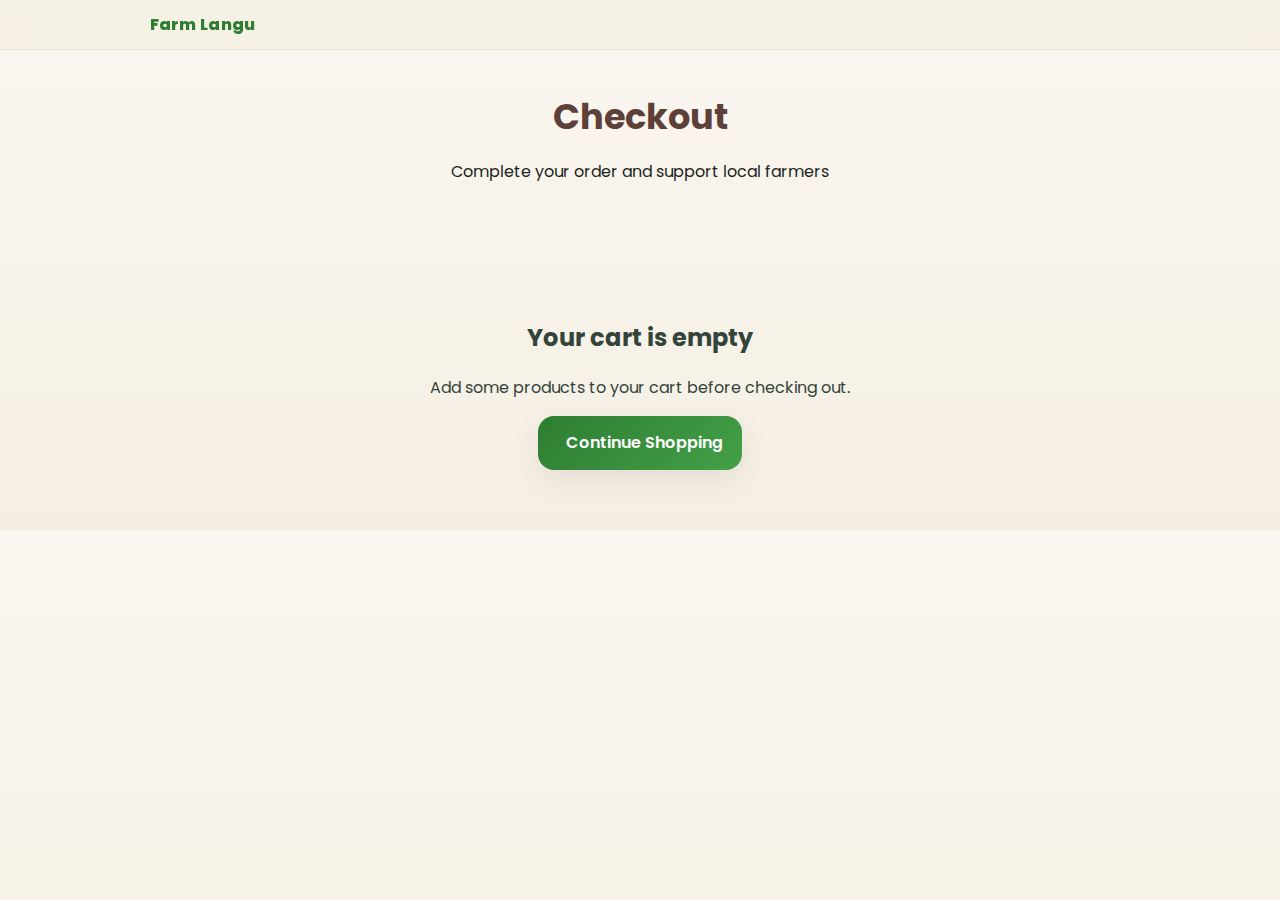
<file: checkout.html>
<!DOCTYPE html>
<html lang="en">
<head>
  <meta charset="UTF-8" />
  <meta name="viewport" content="width=device-width, initial-scale=1" />
  <title>Checkout - Farm Langu Marketplace</title>
  <link rel="preconnect" href="https://fonts.googleapis.com">
  <link rel="preconnect" href="https://fonts.gstatic.com" crossorigin>
  <link href="https://fonts.googleapis.com/css2?family=Poppins:wght@300;400;500;600;700&display=swap" rel="stylesheet">
  <link rel="stylesheet" href="https://cdnjs.cloudflare.com/ajax/libs/font-awesome/6.5.0/css/all.min.css" integrity="sha512-98T0P7M8n9uF3dQ2fQh4wV3zEo7qvCjV0a8n6n0L0+0i1FJm6G2D2q9m0M3xS8Rr8zFzQKm7sJ2b4z5wW3H6dQ==" crossorigin="anonymous" referrerpolicy="no-referrer" />

  <style>
    :root {
      --green-600: #2e7d32;
      --green-500: #388e3c;
      --green-400: #43a047;
      --beige-50: #faf7f1;
      --beige-100: #f5efe3;
      --brown-700: #5d4037;
      --text-900: #202420;
      --text-700: #33443a;
      --accent: #8bc34a;
      --maxw: 1000px;
      --shadow-soft: 0 10px 30px rgba(0,0,0,.08);
    }

    * { box-sizing: border-box; }
    html { scroll-behavior: smooth; }
    body {
      margin: 0; font-family: Poppins, system-ui, -apple-system, Segoe UI, Roboto, Arial, sans-serif;
      color: var(--text-900); background: linear-gradient(180deg, var(--beige-50), var(--beige-100));
    }

    .container { width: min(100%, var(--maxw)); margin: 0 auto; padding: 0 18px; }
    .btn { display: inline-flex; align-items: center; gap: .5rem; padding: .9rem 1.2rem; border-radius: 16px; border: none; cursor: pointer; font-weight: 600; box-shadow: var(--shadow-soft); transition: transform .15s ease, opacity .2s ease; text-decoration: none; }
    .btn:hover { transform: translateY(-2px); }
    .btn:active { transform: translateY(0); opacity: .92; }
    .btn-primary { background: linear-gradient(135deg, var(--green-600), var(--green-400)); color: #fff; }
    .btn-secondary { background: #eef6ef; color: var(--green-600); }

    /* Header */
    header { position: sticky; top: 0; z-index: 50; backdrop-filter: blur(8px); background: rgba(245, 239, 227, 0.9); border-bottom: 1px solid rgba(0,0,0,.06); }
    .nav { display:flex; align-items:center; justify-content:space-between; padding: 12px 0; }
    .brand { display:flex; gap:.6rem; align-items:center; font-weight: 800; letter-spacing:.3px; color: var(--green-600); text-decoration: none; }
    .brand i { font-size: 1.3rem; }

    /* Checkout */
    .checkout-header { padding: 40px 0; text-align: center; }
    .checkout-header h1 { font-size: 2.2rem; margin: 0 0 1rem; color: var(--brown-700); }
    
    .checkout-content { display: grid; grid-template-columns: 1.2fr 0.8fr; gap: 40px; padding: 40px 0; }
    
    .checkout-form { background: white; border-radius: 18px; padding: 32px; box-shadow: var(--shadow-soft); }
    .form-section { margin-bottom: 32px; }
    .form-section h3 { margin: 0 0 16px; color: var(--green-600); font-size: 1.3rem; }
    
    .form-group { margin-bottom: 16px; }
    label { display: block; font-weight: 600; margin-bottom: 6px; color: var(--text-700); }
    input, select, textarea { width: 100%; padding: 12px 16px; border: 1px solid #ddd; border-radius: 12px; font: inherit; transition: border-color 0.2s ease; }
    input:focus, select:focus, textarea:focus { outline: none; border-color: var(--green-600); }
    
    .form-row { display: grid; grid-template-columns: 1fr 1fr; gap: 16px; }
    
    .payment-methods { display: grid; gap: 12px; }
    .payment-method { display: flex; align-items: center; gap: 12px; padding: 16px; border: 2px solid #eee; border-radius: 12px; cursor: pointer; transition: all 0.2s ease; }
    .payment-method:hover { border-color: var(--green-400); }
    .payment-method.selected { border-color: var(--green-600); background: #f8fff8; }
    .payment-method input[type="radio"] { margin: 0; }
    .payment-method i { font-size: 1.5rem; color: var(--green-600); }
    
    .order-summary { background: white; border-radius: 18px; padding: 32px; box-shadow: var(--shadow-soft); height: fit-content; }
    .order-summary h3 { margin: 0 0 20px; color: var(--green-600); font-size: 1.3rem; }
    
    .cart-item { display: flex; gap: 12px; padding: 12px 0; border-bottom: 1px solid #eee; }
    .cart-item:last-child { border-bottom: none; }
    .item-image { width: 60px; height: 60px; object-fit: cover; border-radius: 8px; }
    .item-details { flex: 1; }
    .item-details h4 { margin: 0 0 4px; font-size: 1rem; }
    .item-details p { margin: 0; font-size: 0.9rem; color: var(--text-700); }
    .item-price { font-weight: 600; color: var(--green-600); }
    
    .order-totals { margin-top: 20px; padding-top: 20px; border-top: 2px solid #eee; }
    .total-row { display: flex; justify-content: space-between; margin-bottom: 8px; }
    .total-row.final { font-size: 1.2rem; font-weight: 700; color: var(--green-600); border-top: 1px solid #eee; padding-top: 8px; margin-top: 12px; }
    
    .place-order { width: 100%; margin-top: 24px; font-size: 1.1rem; padding: 16px; }
    
    .empty-cart { text-align: center; padding: 60px 20px; color: var(--text-700); }
    .empty-cart i { font-size: 4rem; margin-bottom: 16px; opacity: 0.5; }
    
    /* Success Message */
    .success-message { background: white; border-radius: 18px; padding: 40px; box-shadow: var(--shadow-soft); text-align: center; display: none; }
    .success-message.show { display: block; }
    .success-message i { font-size: 4rem; color: var(--green-600); margin-bottom: 20px; }
    .success-message h2 { color: var(--green-600); margin-bottom: 16px; }
    
    /* Responsive */
    @media (max-width: 768px) {
      .checkout-content { grid-template-columns: 1fr; gap: 24px; }
      .form-row { grid-template-columns: 1fr; }
      .checkout-form, .order-summary { padding: 24px; }
    }
  </style>
</head>
<body>
  <!-- Header -->
  <header>
    <div class="container nav">
      <a class="brand" href="index.html">
        <i class="fa-solid fa-wheat-awn"></i>
        <span>Farm Langu</span>
      </a>
    </div>
  </header>

  <!-- Checkout Header -->
  <section class="checkout-header">
    <div class="container">
      <h1>Checkout</h1>
      <p>Complete your order and support local farmers</p>
    </div>
  </section>

  <!-- Checkout Content -->
  <section class="checkout-content container" id="checkout-section">
    <!-- Checkout Form -->
    <div class="checkout-form">
      <form id="checkout-form">
        <!-- Customer Information -->
        <div class="form-section">
          <h3><i class="fa-solid fa-user"></i> Customer Information</h3>
          <div class="form-row">
            <div class="form-group">
              <label for="firstName">First Name *</label>
              <input type="text" id="firstName" name="firstName" required>
            </div>
            <div class="form-group">
              <label for="lastName">Last Name *</label>
              <input type="text" id="lastName" name="lastName" required>
            </div>
          </div>
          <div class="form-group">
            <label for="email">Email Address *</label>
            <input type="email" id="email" name="email" required>
          </div>
          <div class="form-group">
            <label for="phone">Phone Number *</label>
            <input type="tel" id="phone" name="phone" required>
          </div>
        </div>

        <!-- Delivery Information -->
        <div class="form-section">
          <h3><i class="fa-solid fa-truck"></i> Delivery Information</h3>
          <div class="form-group">
            <label for="address">Street Address *</label>
            <input type="text" id="address" name="address" required>
          </div>
          <div class="form-row">
            <div class="form-group">
              <label for="city">City *</label>
              <input type="text" id="city" name="city" required>
            </div>
            <div class="form-group">
              <label for="county">County *</label>
              <select id="county" name="county" required>
                <option value="">Select County</option>
                <option value="nairobi">Nairobi</option>
                <option value="kiambu">Kiambu</option>
                <option value="nakuru">Nakuru</option>
                <option value="meru">Meru</option>
                <option value="kisumu">Kisumu</option>
                <option value="nyeri">Nyeri</option>
                <option value="other">Other</option>
              </select>
            </div>
          </div>
          <div class="form-group">
            <label for="deliveryNotes">Delivery Notes (Optional)</label>
            <textarea id="deliveryNotes" name="deliveryNotes" rows="3" placeholder="Any special delivery instructions..."></textarea>
          </div>
        </div>

        <!-- Payment Method -->
        <div class="form-section">
          <h3><i class="fa-solid fa-credit-card"></i> Payment Method</h3>
          <div class="payment-methods">
            <label class="payment-method" for="mpesa">
              <input type="radio" id="mpesa" name="paymentMethod" value="mpesa" required>
              <i class="fa-solid fa-mobile-alt"></i>
              <div>
                <strong>M-Pesa</strong>
                <p>Pay with your mobile money</p>
              </div>
            </label>
            <label class="payment-method" for="card">
              <input type="radio" id="card" name="paymentMethod" value="card">
              <i class="fa-solid fa-credit-card"></i>
              <div>
                <strong>Credit/Debit Card</strong>
                <p>Visa, Mastercard accepted</p>
              </div>
            </label>
            <label class="payment-method" for="cod">
              <input type="radio" id="cod" name="paymentMethod" value="cod">
              <i class="fa-solid fa-money-bill"></i>
              <div>
                <strong>Cash on Delivery</strong>
                <p>Pay when you receive your order</p>
              </div>
            </label>
          </div>
        </div>
      </form>
    </div>

    <!-- Order Summary -->
    <div class="order-summary">
      <h3>Order Summary</h3>
      <div id="cart-items">
        <!-- Cart items will be populated here -->
      </div>
      <div class="order-totals">
        <div class="total-row">
          <span>Subtotal:</span>
          <span id="subtotal">KES 0</span>
        </div>
        <div class="total-row">
          <span>Delivery Fee:</span>
          <span id="delivery-fee">KES 200</span>
        </div>
        <div class="total-row final">
          <span>Total:</span>
          <span id="total">KES 0</span>
        </div>
      </div>
      <button type="submit" form="checkout-form" class="btn btn-primary place-order">
        <i class="fa-solid fa-check"></i>
        Place Order
      </button>
    </div>
  </section>

  <!-- Empty Cart Message -->
  <div class="container empty-cart" id="empty-cart" style="display: none;">
    <i class="fa-solid fa-shopping-cart"></i>
    <h2>Your cart is empty</h2>
    <p>Add some products to your cart before checking out.</p>
    <a href="shop.html" class="btn btn-primary">
      <i class="fa-solid fa-shopping-bag"></i>
      Continue Shopping
    </a>
  </div>

  <!-- Success Message -->
  <div class="container success-message" id="success-message">
    <i class="fa-solid fa-check-circle"></i>
    <h2>Order Placed Successfully!</h2>
    <p>Thank you for your order. We'll contact you shortly to confirm delivery details.</p>
    <div style="margin-top: 24px; display: flex; gap: 16px; justify-content: center;">
      <a href="shop.html" class="btn btn-secondary">Continue Shopping</a>
      <a href="index.html" class="btn btn-primary">Back to Home</a>
    </div>
  </div>

  <script src="js/ecommerce.js"></script>
  <script>
    document.addEventListener('DOMContentLoaded', function() {
      const checkoutSection = document.getElementById('checkout-section');
      const emptyCartSection = document.getElementById('empty-cart');
      const successMessage = document.getElementById('success-message');
      const checkoutForm = document.getElementById('checkout-form');

      // Check if cart is empty
      if (ecommerce.cart.length === 0) {
        checkoutSection.style.display = 'none';
        emptyCartSection.style.display = 'block';
        return;
      }

      // Populate cart items
      function populateCartItems() {
        const cartItemsContainer = document.getElementById('cart-items');
        const subtotalElement = document.getElementById('subtotal');
        const totalElement = document.getElementById('total');
        
        const cartHTML = ecommerce.cart.map(item => `
          <div class="cart-item">
            <img src="${item.image}" alt="${item.name}" class="item-image">
            <div class="item-details">
              <h4>${item.name}</h4>
              <p>Qty: ${item.quantity} × KES ${item.price.toLocaleString()}</p>
              <small>From: ${item.farmer}</small>
            </div>
            <div class="item-price">
              KES ${(item.price * item.quantity).toLocaleString()}
            </div>
          </div>
        `).join('');

        cartItemsContainer.innerHTML = cartHTML;

        const subtotal = ecommerce.getCartTotal();
        const deliveryFee = 200;
        const total = subtotal + deliveryFee;

        subtotalElement.textContent = `KES ${subtotal.toLocaleString()}`;
        totalElement.textContent = `KES ${total.toLocaleString()}`;
      }

      // Handle payment method selection
      function handlePaymentMethodSelection() {
        const paymentMethods = document.querySelectorAll('.payment-method');
        paymentMethods.forEach(method => {
          method.addEventListener('click', function() {
            paymentMethods.forEach(m => m.classList.remove('selected'));
            this.classList.add('selected');
            this.querySelector('input[type="radio"]').checked = true;
          });
        });
      }

      // Handle form submission
      checkoutForm.addEventListener('submit', function(e) {
        e.preventDefault();
        
        const formData = new FormData(checkoutForm);
        const orderData = {
          customer: {
            firstName: formData.get('firstName'),
            lastName: formData.get('lastName'),
            email: formData.get('email'),
            phone: formData.get('phone')
          },
          delivery: {
            address: formData.get('address'),
            city: formData.get('city'),
            county: formData.get('county'),
            notes: formData.get('deliveryNotes')
          },
          paymentMethod: formData.get('paymentMethod')
        };

        // Process the order
        const order = ecommerce.checkout(orderData);
        
        if (order) {
          // Show success message
          checkoutSection.style.display = 'none';
          successMessage.classList.add('show');
          
          // Scroll to top
          window.scrollTo({ top: 0, behavior: 'smooth' });
        }
      });

      // Initialize
      populateCartItems();
      handlePaymentMethodSelection();
    });
  </script>
</body>
</html>
</file>
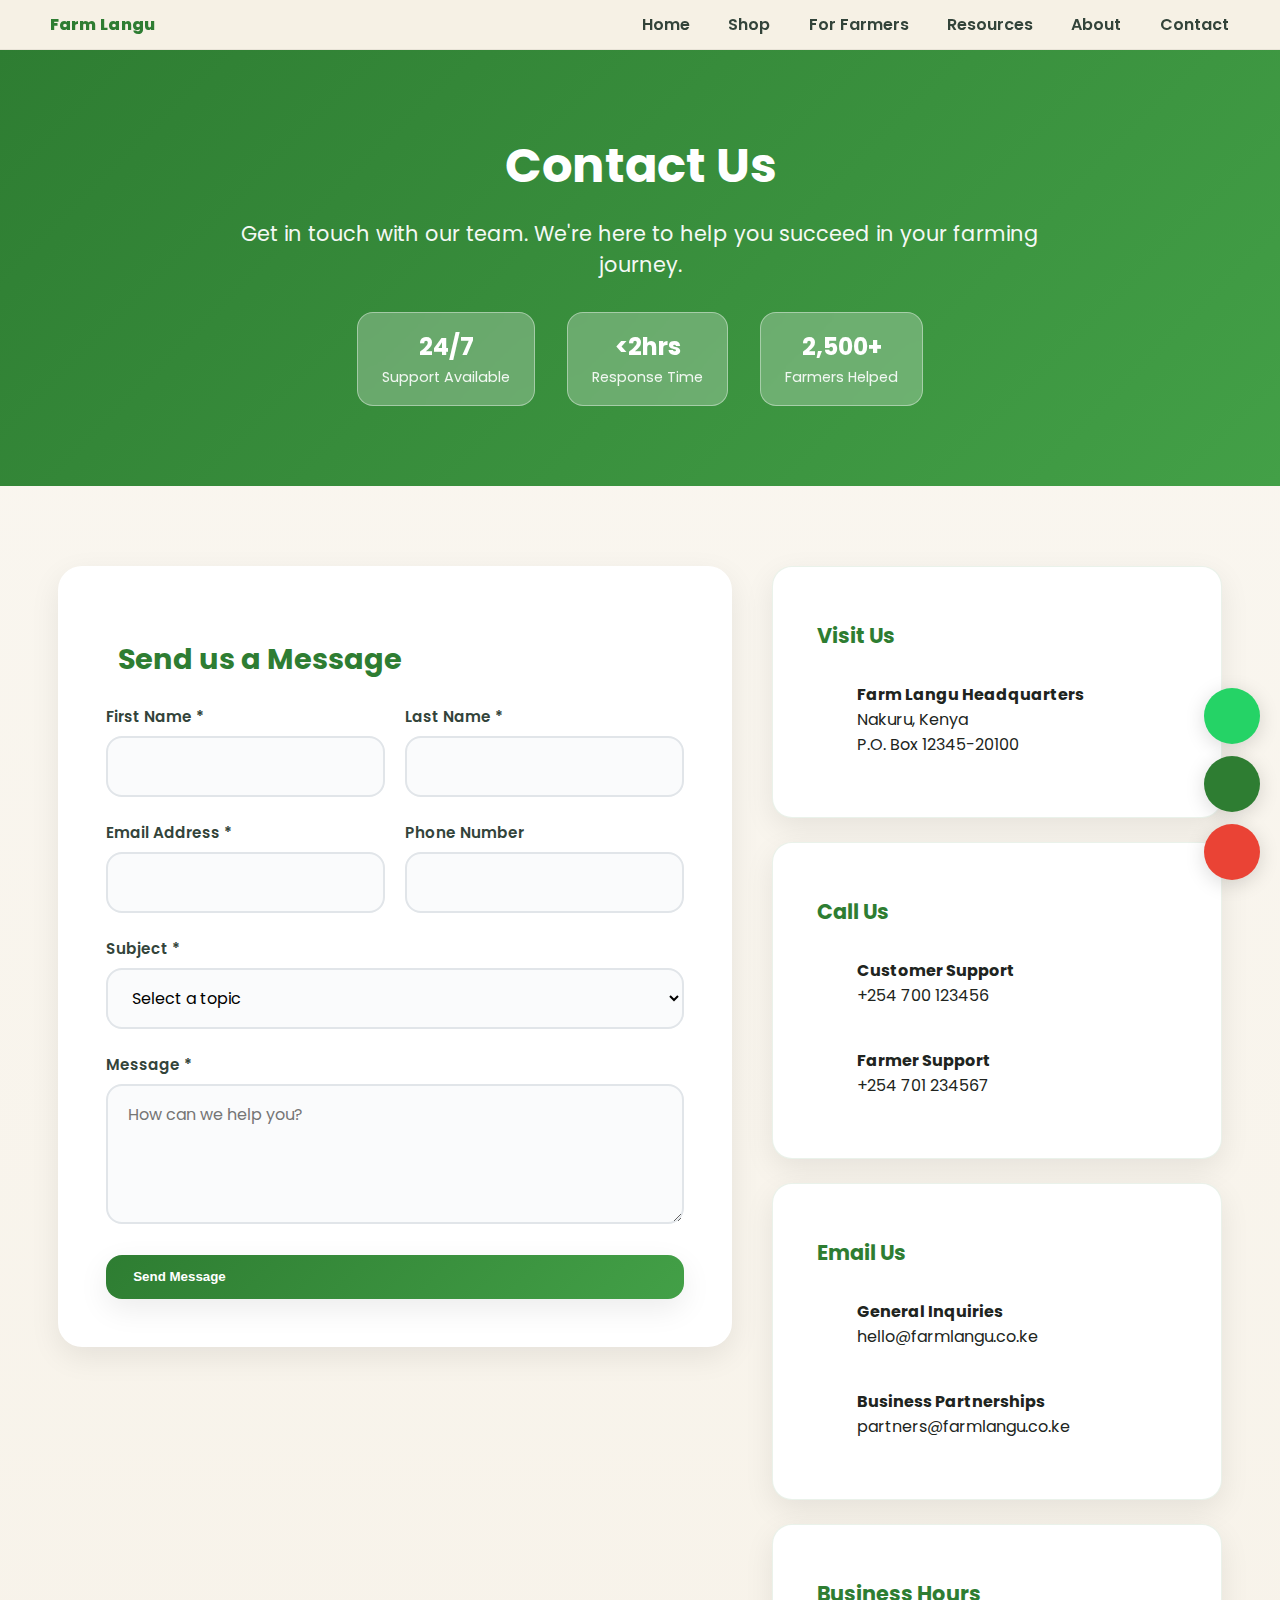
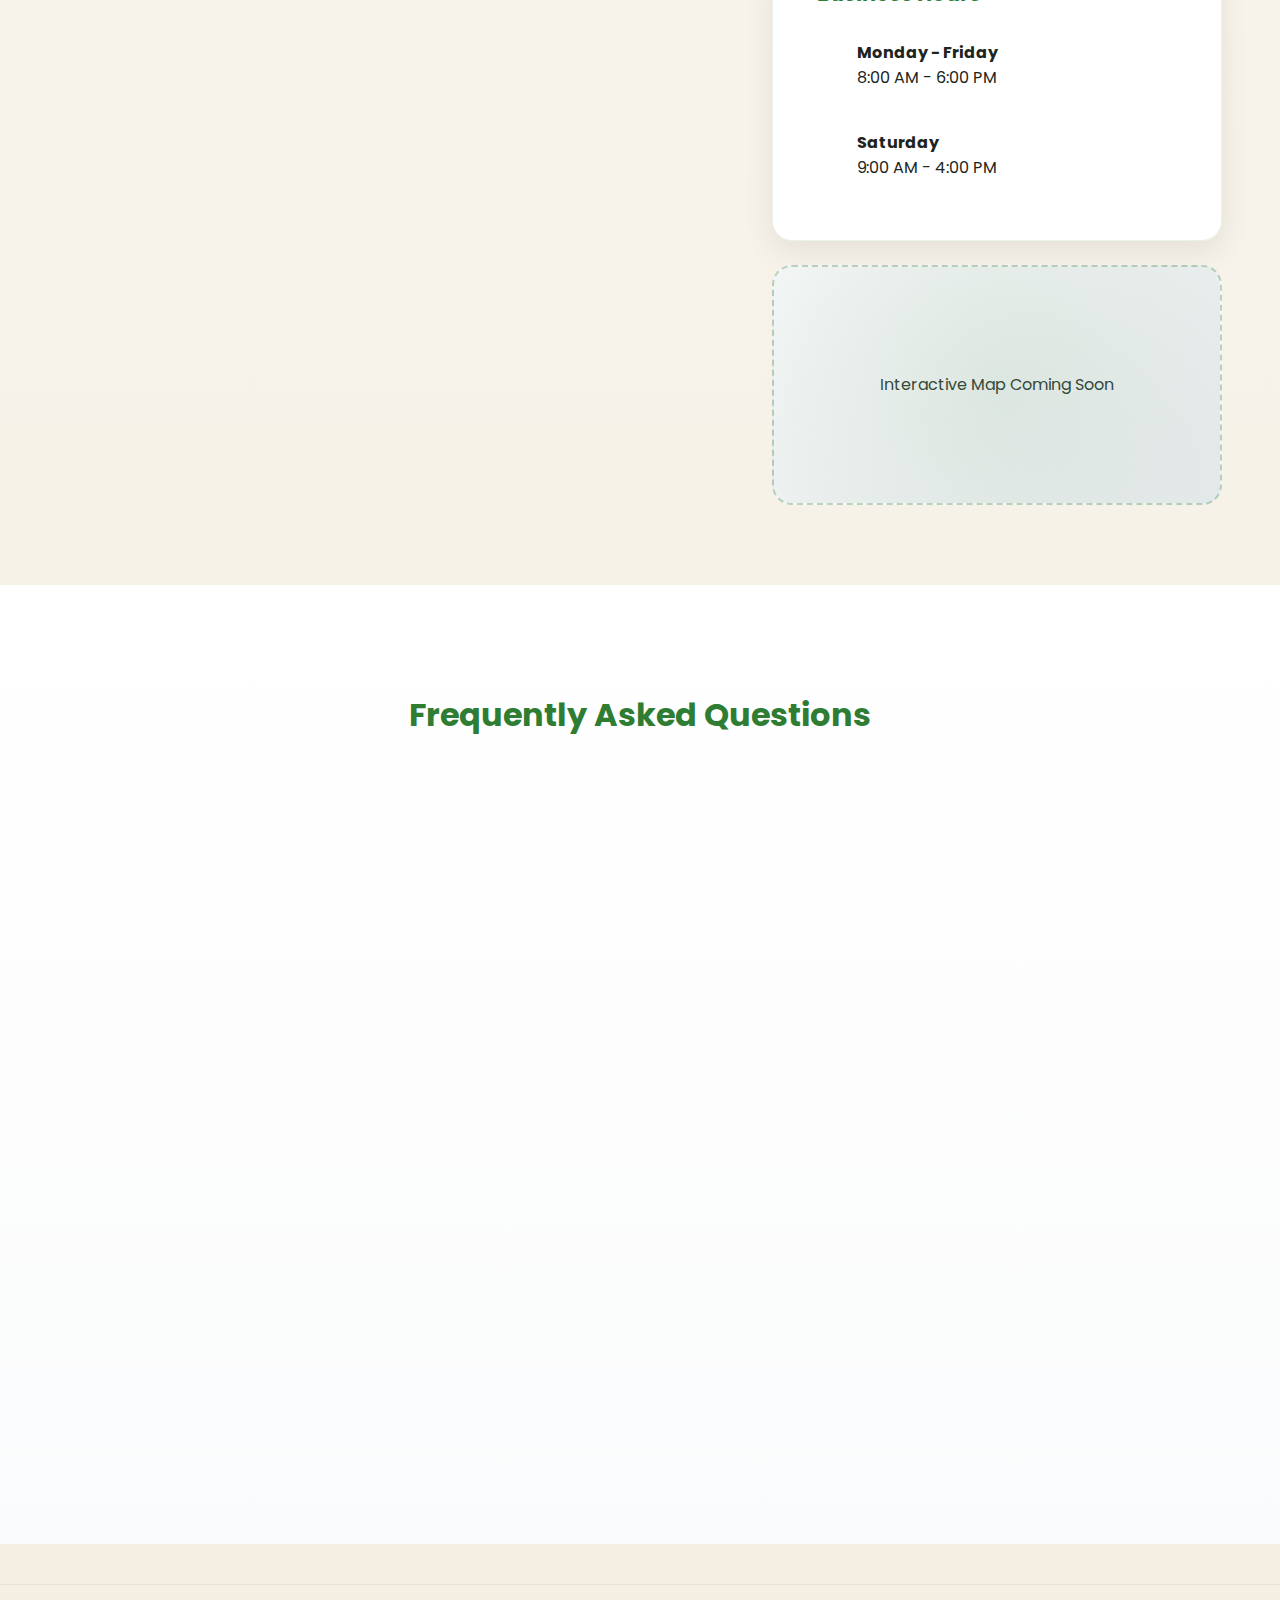
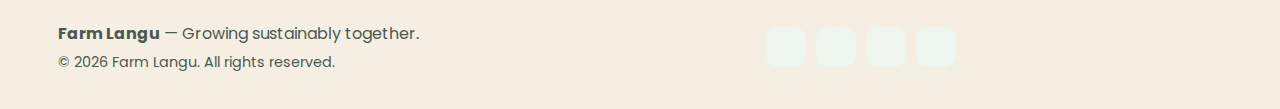
<file: contact.html>
<!DOCTYPE html>
<html lang="en">
<head>
  <meta charset="UTF-8" />
  <meta name="viewport" content="width=device-width, initial-scale=1" />
  <title>Contact Us - Farm Langu</title>
  <link rel="preconnect" href="https://fonts.googleapis.com">
  <link rel="preconnect" href="https://fonts.gstatic.com" crossorigin>
  <link href="https://fonts.googleapis.com/css2?family=Poppins:wght@300;400;500;600;700&display=swap" rel="stylesheet">
  <link rel="stylesheet" href="https://cdnjs.cloudflare.com/ajax/libs/font-awesome/6.5.0/css/all.min.css" integrity="sha512-98T0P7M8n9uF3dQ2fQh4wV3zEo7qvCjV0a8n6n0L0+0i1FJm6G2D2q9m0M3xS8Rr8zFzQKm7sJ2b4z5wW3H6dQ==" crossorigin="anonymous" referrerpolicy="no-referrer" />

  <style>
    :root {
      --green-600: #2e7d32;
      --green-500: #388e3c;
      --green-400: #43a047;
      --beige-50: #faf7f1;
      --beige-100: #f5efe3;
      --brown-700: #5d4037;
      --text-900: #202420;
      --text-700: #33443a;
      --accent: #8bc34a;
      --maxw: 1200px;
      --shadow-soft: 0 10px 30px rgba(0,0,0,.08);
      --shadow-hover: 0 20px 40px rgba(0,0,0,.12);
      --glass: rgba(255,255,255,0.25);
      --glass-border: rgba(255,255,255,0.4);
    }

    * { box-sizing: border-box; }
    html { scroll-behavior: smooth; }
    body {
      margin: 0; font-family: Poppins, system-ui, -apple-system, Segoe UI, Roboto, Arial, sans-serif;
      color: var(--text-900); background: linear-gradient(180deg, var(--beige-50), var(--beige-100));
    }

    .container { width: min(100%, var(--maxw)); margin: 0 auto; padding: 0 18px; }
    .btn { display: inline-flex; align-items: center; gap: .5rem; padding: .9rem 1.2rem; border-radius: 16px; border: none; cursor: pointer; font-weight: 600; box-shadow: var(--shadow-soft); transition: transform .15s ease, opacity .2s ease; text-decoration: none; }
    .btn:hover { transform: translateY(-2px); }
    .btn:active { transform: translateY(0); opacity: .92; }
    .btn-primary { background: linear-gradient(135deg, var(--green-600), var(--green-400)); color: #fff; }
    .btn-secondary { background: #eef6ef; color: var(--green-600); }

    /* Header */
    header { position: sticky; top: 0; z-index: 50; backdrop-filter: blur(8px); background: rgba(245, 239, 227, 0.9); border-bottom: 1px solid rgba(0,0,0,.06); }
    .nav { display:flex; align-items:center; justify-content:space-between; padding: 12px 0; }
    .brand { display:flex; gap:.6rem; align-items:center; font-weight: 800; letter-spacing:.3px; color: var(--green-600); text-decoration: none; }
    .brand i { font-size: 1.3rem; }
    nav ul { list-style: none; display:flex; gap: 1rem; padding: 0; margin: 0; }
    nav a { text-decoration: none; color: var(--text-700); font-weight: 600; padding:.45rem .7rem; border-radius: 10px; }
    nav a:hover, nav a:focus { background: #eaf5ec; color: var(--green-600); }

    /* Page Header */
    .page-header { 
      position: relative; 
      padding: 80px 0; 
      background: linear-gradient(135deg, var(--green-600), var(--green-400)); 
      color: white; 
      text-align: center; 
      overflow: hidden;
    }
    .page-header::before {
      content: '';
      position: absolute;
      top: 0;
      left: 0;
      right: 0;
      bottom: 0;
      background: url('https://images.unsplash.com/photo-1586771107445-d3ca888129ff?q=80&w=1600&auto=format&fit=crop') center/cover;
      opacity: 0.1;
      z-index: 1;
    }
    .page-header .container { position: relative; z-index: 2; }
    .page-header h1 { 
      font-size: clamp(2rem, 5vw, 3rem); 
      margin: 0 0 1rem; 
      animation: fadeInUp 0.8s ease-out;
    }
    .page-header p { 
      font-size: clamp(1rem, 2.5vw, 1.3rem); 
      opacity: 0.95; 
      max-width: 65ch; 
      margin: 0 auto; 
      animation: fadeInUp 0.8s ease-out 0.2s both;
    }
    .page-header .contact-stats {
      display: flex;
      justify-content: center;
      gap: 2rem;
      margin-top: 2rem;
      animation: fadeInUp 0.8s ease-out 0.4s both;
    }
    .contact-stat {
      text-align: center;
      background: var(--glass);
      backdrop-filter: blur(10px);
      border: 1px solid var(--glass-border);
      border-radius: 16px;
      padding: 1rem 1.5rem;
    }
    .contact-stat-number {
      font-size: 1.5rem;
      font-weight: 700;
      display: block;
    }
    .contact-stat-label {
      font-size: 0.9rem;
      opacity: 0.9;
    }

    /* Contact Section */
    .contact-section { padding: 80px 0; }
    .contact-grid { display: grid; grid-template-columns: 1.2fr 0.8fr; gap: 40px; align-items: start; }
    
    .contact-form { 
      background: white; 
      border-radius: 24px; 
      padding: 48px; 
      box-shadow: var(--shadow-soft); 
      transition: transform 0.3s ease, box-shadow 0.3s ease;
      animation: slideInLeft 0.8s ease-out;
    }
    .contact-form:hover { 
      transform: translateY(-4px); 
      box-shadow: var(--shadow-hover); 
    }
    .contact-form h2 { 
      color: var(--green-600); 
      margin-bottom: 1.5rem; 
      font-size: 1.8rem;
      display: flex;
      align-items: center;
      gap: 12px;
    }
    
    .form-group { margin-bottom: 24px; position: relative; }
    label { 
      display: block; 
      font-weight: 600; 
      margin-bottom: 8px; 
      color: var(--text-700);
      font-size: 0.95rem;
    }
    input, select, textarea { 
      width: 100%; 
      padding: 16px 20px; 
      border: 2px solid #e1e5e9; 
      border-radius: 16px; 
      font: inherit; 
      transition: all 0.3s ease;
      background: #fafbfc;
    }
    input:focus, select:focus, textarea:focus { 
      outline: none; 
      border-color: var(--green-600); 
      background: white;
      transform: translateY(-2px);
      box-shadow: 0 8px 25px rgba(46, 125, 50, 0.15);
    }
    textarea { min-height: 140px; resize: vertical; }
    
    .form-row { display: grid; grid-template-columns: 1fr 1fr; gap: 20px; }
    
    .contact-info { 
      display: flex; 
      flex-direction: column; 
      gap: 24px; 
      animation: slideInRight 0.8s ease-out;
    }
    .info-card { 
      background: white; 
      border-radius: 20px; 
      padding: 32px; 
      box-shadow: var(--shadow-soft); 
      transition: all 0.3s ease;
      border: 1px solid rgba(46, 125, 50, 0.1);
    }
    .info-card:hover {
      transform: translateY(-6px);
      box-shadow: var(--shadow-hover);
      border-color: rgba(46, 125, 50, 0.2);
    }
    .info-card h3 { 
      color: var(--green-600); 
      margin-bottom: 1.2rem; 
      display: flex; 
      align-items: center; 
      gap: 12px;
      font-size: 1.3rem;
    }
    .info-card i { font-size: 1.5rem; }
    .info-item { 
      display: flex; 
      align-items: flex-start; 
      gap: 16px; 
      margin-bottom: 16px; 
      padding: 12px;
      border-radius: 12px;
      transition: background-color 0.2s ease;
    }
    .info-item:hover {
      background: rgba(46, 125, 50, 0.05);
    }
    .info-item i { 
      color: var(--green-600); 
      width: 24px; 
      margin-top: 2px;
      flex-shrink: 0;
    }
    
    .map-container { 
      background: linear-gradient(135deg, #f8f9fa, #e9ecef); 
      border-radius: 20px; 
      height: 240px; 
      display: flex; 
      align-items: center; 
      justify-content: center; 
      color: var(--text-700);
      border: 2px dashed rgba(46, 125, 50, 0.3);
      transition: all 0.3s ease;
      position: relative;
      overflow: hidden;
    }
    .map-container:hover {
      border-color: rgba(46, 125, 50, 0.5);
      background: linear-gradient(135deg, #f1f8e9, #e8f5e8);
    }
    .map-container::before {
      content: '';
      position: absolute;
      top: -50%;
      left: -50%;
      width: 200%;
      height: 200%;
      background: radial-gradient(circle, rgba(46, 125, 50, 0.1) 0%, transparent 70%);
      animation: pulse 3s ease-in-out infinite;
    }
    
    .success-message { 
      background: linear-gradient(135deg, #d4edda, #c3e6cb); 
      border: 1px solid #28a745; 
      color: #155724; 
      padding: 20px; 
      border-radius: 16px; 
      margin-bottom: 24px; 
      display: none;
      animation: slideInDown 0.5s ease-out;
      box-shadow: 0 4px 15px rgba(40, 167, 69, 0.2);
    }
    .success-message.show { display: flex; align-items: center; gap: 12px; }
    .success-message i { font-size: 1.2rem; }

    /* FAQ Section */
    .faq-section { 
      padding: 80px 0; 
      background: linear-gradient(180deg, white, #fafbfc); 
    }
    .faq-section h2 {
      animation: fadeInUp 0.8s ease-out;
    }
    .faq-item { 
      border-bottom: 1px solid rgba(46, 125, 50, 0.1); 
      padding: 24px 0; 
      transition: all 0.3s ease;
    }
    .faq-item:hover {
      background: rgba(46, 125, 50, 0.02);
      padding-left: 16px;
      border-radius: 12px;
    }
    .faq-question { 
      font-weight: 600; 
      color: var(--brown-700); 
      cursor: pointer; 
      display: flex; 
      justify-content: space-between; 
      align-items: center;
      padding: 12px 0;
      font-size: 1.1rem;
      transition: color 0.2s ease;
    }
    .faq-question:hover {
      color: var(--green-600);
    }
    .faq-answer { 
      margin-top: 16px; 
      color: var(--text-700); 
      display: none;
      padding: 16px 20px;
      background: rgba(46, 125, 50, 0.05);
      border-radius: 12px;
      border-left: 4px solid var(--green-600);
      line-height: 1.6;
    }
    .faq-answer.show { 
      display: block; 
      animation: slideDown 0.3s ease-out;
    }
    .faq-toggle { 
      color: var(--green-600); 
      transition: transform 0.3s ease;
      font-size: 1.2rem;
    }
    .faq-toggle.rotate { transform: rotate(180deg); }

    /* Animations */
    @keyframes fadeInUp {
      from { opacity: 0; transform: translateY(30px); }
      to { opacity: 1; transform: translateY(0); }
    }
    @keyframes slideInLeft {
      from { opacity: 0; transform: translateX(-50px); }
      to { opacity: 1; transform: translateX(0); }
    }
    @keyframes slideInRight {
      from { opacity: 0; transform: translateX(50px); }
      to { opacity: 1; transform: translateX(0); }
    }
    @keyframes slideInDown {
      from { opacity: 0; transform: translateY(-20px); }
      to { opacity: 1; transform: translateY(0); }
    }
    @keyframes slideDown {
      from { opacity: 0; max-height: 0; }
      to { opacity: 1; max-height: 200px; }
    }
    @keyframes pulse {
      0%, 100% { opacity: 0.3; transform: scale(1); }
      50% { opacity: 0.6; transform: scale(1.05); }
    }
    @keyframes bounceIn {
      0% { opacity: 0; transform: scale(0.3); }
      50% { opacity: 1; transform: scale(1.05); }
      70% { transform: scale(0.9); }
      100% { opacity: 1; transform: scale(1); }
    }

    /* Quick Contact Bar */
    .quick-contact {
      position: fixed;
      bottom: 20px;
      right: 20px;
      z-index: 1000;
      display: flex;
      flex-direction: column;
      gap: 12px;
    }
    .quick-contact-btn {
      width: 56px;
      height: 56px;
      border-radius: 50%;
      display: flex;
      align-items: center;
      justify-content: center;
      color: white;
      text-decoration: none;
      font-size: 1.3rem;
      box-shadow: 0 4px 20px rgba(0,0,0,0.15);
      transition: all 0.3s ease;
      animation: bounceIn 0.8s ease-out;
    }
    .quick-contact-btn:hover {
      transform: scale(1.1);
      box-shadow: 0 6px 25px rgba(0,0,0,0.2);
    }
    .whatsapp-btn { background: #25d366; }
    .call-btn { background: var(--green-600); }
    .email-btn { background: #ea4335; }

    /* Responsive */
    @media (max-width: 768px) {
      .page-header { padding: 60px 0; }
      .page-header h1 { font-size: 2rem; }
      .page-header .contact-stats { flex-direction: column; gap: 1rem; }
      .contact-grid { grid-template-columns: 1fr; gap: 32px; }
      .form-row { grid-template-columns: 1fr; }
      .contact-form { padding: 32px 24px; }
      .info-card { padding: 24px; }
      .quick-contact { bottom: 16px; right: 16px; }
      .quick-contact-btn { width: 48px; height: 48px; font-size: 1.1rem; }
    }
    @media (max-width: 480px) {
      .contact-form { padding: 24px 20px; }
      .page-header .contact-stats { display: none; }
    }
  </style>
</head>
<body>
  <!-- Header -->
  <header>
    <div class="container nav" role="navigation" aria-label="Main">
      <a class="brand" href="index.html" aria-label="Farm Langu home">
        <i class="fa-solid fa-wheat-awn"></i>
        <span>Farm Langu</span>
      </a>
      <nav>
        <ul>
          <li><a href="index.html">Home</a></li>
          <li><a href="shop.html">Shop</a></li>
          <li><a href="farmers.html">For Farmers</a></li>
          <li><a href="resources.html">Resources</a></li>
          <li><a href="about.html">About</a></li>
          <li><a href="contact.html">Contact</a></li>
        </ul>
      </nav>
    </div>
  </header>

  <!-- Page Header -->
  <section class="page-header">
    <div class="container">
      <h1><i class="fa-solid fa-comments"></i> Contact Us</h1>
      <p>Get in touch with our team. We're here to help you succeed in your farming journey.</p>
      
      <div class="contact-stats">
        <div class="contact-stat">
          <span class="contact-stat-number">24/7</span>
          <span class="contact-stat-label">Support Available</span>
        </div>
        <div class="contact-stat">
          <span class="contact-stat-number">&lt;2hrs</span>
          <span class="contact-stat-label">Response Time</span>
        </div>
        <div class="contact-stat">
          <span class="contact-stat-number">2,500+</span>
          <span class="contact-stat-label">Farmers Helped</span>
        </div>
      </div>
    </div>
  </section>

  <!-- Contact Section -->
  <section class="contact-section">
    <div class="container">
      <div class="contact-grid">
        <!-- Contact Form -->
        <div class="contact-form">
          <h2><i class="fa-solid fa-paper-plane"></i> Send us a Message</h2>
          
          <div class="success-message" id="success-message">
            <i class="fa-solid fa-check-circle"></i>
            Thank you for your message! We'll get back to you within 24 hours.
          </div>
          
          <form id="contact-form">
            <div class="form-row">
              <div class="form-group">
                <label for="firstName">First Name *</label>
                <input type="text" id="firstName" name="firstName" required>
              </div>
              <div class="form-group">
                <label for="lastName">Last Name *</label>
                <input type="text" id="lastName" name="lastName" required>
              </div>
            </div>
            
            <div class="form-row">
              <div class="form-group">
                <label for="email">Email Address *</label>
                <input type="email" id="email" name="email" required>
              </div>
              <div class="form-group">
                <label for="phone">Phone Number</label>
                <input type="tel" id="phone" name="phone">
              </div>
            </div>
            
            <div class="form-group">
              <label for="subject">Subject *</label>
              <select id="subject" name="subject" required>
                <option value="">Select a topic</option>
                <option value="general">General Inquiry</option>
                <option value="farmer">Farmer Registration</option>
                <option value="customer">Customer Support</option>
                <option value="partnership">Business Partnership</option>
                <option value="technology">Smart Farming Technology</option>
                <option value="technical">Technical Issue</option>
                <option value="delivery">Delivery & Orders</option>
                <option value="quality">Product Quality</option>
                <option value="pricing">Pricing & Payment</option>
                <option value="training">Training & Resources</option>
                <option value="other">Other</option>
              </select>
            </div>
            
            <div class="form-group">
              <label for="message">Message *</label>
              <textarea id="message" name="message" placeholder="How can we help you?" required></textarea>
            </div>
            
            <button type="submit" class="btn btn-primary" style="width: 100%;">
              <i class="fa-solid fa-paper-plane"></i>
              Send Message
            </button>
          </form>
        </div>

        <!-- Contact Information -->
        <div class="contact-info">
          <div class="info-card">
            <h3><i class="fa-solid fa-map-marker-alt"></i> Visit Us</h3>
            <div class="info-item">
              <i class="fa-solid fa-building"></i>
              <div>
                <strong>Farm Langu Headquarters</strong><br>
                Nakuru, Kenya<br>
                P.O. Box 12345-20100
              </div>
            </div>
          </div>

          <div class="info-card">
            <h3><i class="fa-solid fa-phone"></i> Call Us</h3>
            <div class="info-item">
              <i class="fa-solid fa-phone"></i>
              <div>
                <strong>Customer Support</strong><br>
                +254 700 123456
              </div>
            </div>
            <div class="info-item">
              <i class="fa-solid fa-mobile-alt"></i>
              <div>
                <strong>Farmer Support</strong><br>
                +254 701 234567
              </div>
            </div>
          </div>

          <div class="info-card">
            <h3><i class="fa-solid fa-envelope"></i> Email Us</h3>
            <div class="info-item">
              <i class="fa-solid fa-envelope"></i>
              <div>
                <strong>General Inquiries</strong><br>
                hello@farmlangu.co.ke
              </div>
            </div>
            <div class="info-item">
              <i class="fa-solid fa-user-tie"></i>
              <div>
                <strong>Business Partnerships</strong><br>
                partners@farmlangu.co.ke
              </div>
            </div>
          </div>

          <div class="info-card">
            <h3><i class="fa-solid fa-clock"></i> Business Hours</h3>
            <div class="info-item">
              <i class="fa-solid fa-calendar"></i>
              <div>
                <strong>Monday - Friday</strong><br>
                8:00 AM - 6:00 PM
              </div>
            </div>
            <div class="info-item">
              <i class="fa-solid fa-calendar-weekend"></i>
              <div>
                <strong>Saturday</strong><br>
                9:00 AM - 4:00 PM
              </div>
            </div>
          </div>

          <div class="map-container">
            <div style="text-align: center;">
              <i class="fa-solid fa-map" style="font-size: 2rem; margin-bottom: 8px;"></i>
              <p>Interactive Map Coming Soon</p>
            </div>
          </div>
        </div>
      </div>
    </div>
  </section>

  <!-- FAQ Section -->
  <section class="faq-section">
    <div class="container">
      <h2 style="text-align: center; color: var(--green-600); font-size: 2rem; margin-bottom: 2rem;">Frequently Asked Questions</h2>
      
      <div class="faq-item">
        <div class="faq-question" onclick="toggleFAQ(this)">
          How do I register as a farmer on Farm Langu?
          <i class="fa-solid fa-chevron-down faq-toggle"></i>
        </div>
        <div class="faq-answer">
          Visit our "For Farmers" page and fill out the registration form. Our team will review your application and contact you within 24 hours to complete the verification process.
        </div>
      </div>

      <div class="faq-item">
        <div class="faq-question" onclick="toggleFAQ(this)">
          What payment methods do you accept?
          <i class="fa-solid fa-chevron-down faq-toggle"></i>
        </div>
        <div class="faq-answer">
          We accept M-Pesa, credit/debit cards, and cash on delivery. All payments are secure and processed through trusted payment gateways.
        </div>
      </div>

      <div class="faq-item">
        <div class="faq-question" onclick="toggleFAQ(this)">
          How do you ensure product quality?
          <i class="fa-solid fa-chevron-down faq-toggle"></i>
        </div>
        <div class="faq-answer">
          All our farmers are verified and trained on quality standards. We conduct regular farm visits and quality checks to ensure only the best products reach our customers.
        </div>
      </div>

      <div class="faq-item">
        <div class="faq-question" onclick="toggleFAQ(this)">
          What areas do you deliver to?
          <i class="fa-solid fa-chevron-down faq-toggle"></i>
        </div>
        <div class="faq-answer">
          We currently deliver to major towns and cities across Kenya. Delivery fees vary by location. Check our delivery areas during checkout for specific information.
        </div>
      </div>

      <div class="faq-item">
        <div class="faq-question" onclick="toggleFAQ(this)">
          How can I track my order?
          <i class="fa-solid fa-chevron-down faq-toggle"></i>
        </div>
        <div class="faq-answer">
          After placing an order, you'll receive SMS updates on your order status. You can also call our customer support line for real-time updates on your delivery.
        </div>
      </div>

      <div class="faq-item">
        <div class="faq-question" onclick="toggleFAQ(this)">
          Do you offer smart farming technology consultation?
          <i class="fa-solid fa-chevron-down faq-toggle"></i>
        </div>
        <div class="faq-answer">
          Yes! Our agricultural technology experts provide free consultations to help you choose the right smart farming solutions for your needs and budget. Contact us to schedule a consultation.
        </div>
      </div>

      <div class="faq-item">
        <div class="faq-question" onclick="toggleFAQ(this)">
          What training do you provide for new technology?
          <i class="fa-solid fa-chevron-down faq-toggle"></i>
        </div>
        <div class="faq-answer">
          We provide comprehensive training for all smart farming technology purchases, including installation support, operation training, and ongoing maintenance guidance. Training is included with every technology purchase.
        </div>
      </div>
    </div>
  </section>

  <!-- Quick Contact Floating Buttons -->
  <div class="quick-contact">
    <a href="https://wa.me/254700123456" class="quick-contact-btn whatsapp-btn" title="WhatsApp Us">
      <i class="fa-brands fa-whatsapp"></i>
    </a>
    <a href="tel:+254700123456" class="quick-contact-btn call-btn" title="Call Us">
      <i class="fa-solid fa-phone"></i>
    </a>
    <a href="mailto:hello@farmlangu.co.ke" class="quick-contact-btn email-btn" title="Email Us">
      <i class="fa-solid fa-envelope"></i>
    </a>
  </div>

  <!-- Footer -->
  <footer style="padding: 36px 0; border-top: 1px solid rgba(0,0,0,.06); color:#4b5a51; margin-top: 40px;">
    <div class="container" style="display:grid; grid-template-columns: 1.2fr .8fr; gap: 24px; align-items: center;">
      <div>
        <strong>Farm Langu</strong> — Growing sustainably together.
        <div style="margin-top:6px; font-size:.9rem;">© <span id="year"></span> Farm Langu. All rights reserved.</div>
      </div>
      <div style="display:flex; gap: 10px;" aria-label="Social links">
        <a href="#" aria-label="Facebook" style="width: 40px; height: 40px; display:grid; place-items:center; border-radius: 12px; background:#eef6ef; color: var(--green-600); text-decoration:none;"><i class="fa-brands fa-facebook-f"></i></a>
        <a href="#" aria-label="Instagram" style="width: 40px; height: 40px; display:grid; place-items:center; border-radius: 12px; background:#eef6ef; color: var(--green-600); text-decoration:none;"><i class="fa-brands fa-instagram"></i></a>
        <a href="#" aria-label="Twitter" style="width: 40px; height: 40px; display:grid; place-items:center; border-radius: 12px; background:#eef6ef; color: var(--green-600); text-decoration:none;"><i class="fa-brands fa-x-twitter"></i></a>
        <a href="#" aria-label="YouTube" style="width: 40px; height: 40px; display:grid; place-items:center; border-radius: 12px; background:#eef6ef; color: var(--green-600); text-decoration:none;"><i class="fa-brands fa-youtube"></i></a>
      </div>
    </div>
  </footer>

  <script>
    document.addEventListener('DOMContentLoaded', function() {
      // Update year
      document.getElementById('year').textContent = new Date().getFullYear();
      
      // Handle form submission
      const form = document.getElementById('contact-form');
      const successMessage = document.getElementById('success-message');
      const submitBtn = form.querySelector('button[type="submit"]');
      const originalBtnText = submitBtn.innerHTML;
      
      form.addEventListener('submit', function(e) {
        e.preventDefault();
        
        // Show loading state
        submitBtn.innerHTML = '<i class="fa-solid fa-spinner fa-spin"></i> Sending...';
        submitBtn.disabled = true;
        
        // Simulate form submission delay
        setTimeout(() => {
          // Show success message
          successMessage.classList.add('show');
          form.reset();
          
          // Reset button
          submitBtn.innerHTML = originalBtnText;
          submitBtn.disabled = false;
          
          // Scroll to success message
          successMessage.scrollIntoView({ behavior: 'smooth' });
          
          // Hide success message after 7 seconds
          setTimeout(() => {
            successMessage.classList.remove('show');
          }, 7000);
        }, 1500);
      });

      // Add form field animations
      const formInputs = form.querySelectorAll('input, select, textarea');
      formInputs.forEach(input => {
        input.addEventListener('focus', function() {
          this.parentElement.style.transform = 'scale(1.02)';
        });
        
        input.addEventListener('blur', function() {
          this.parentElement.style.transform = 'scale(1)';
        });
      });

      // Animate elements on scroll
      const observerOptions = {
        threshold: 0.1,
        rootMargin: '0px 0px -50px 0px'
      };

      const observer = new IntersectionObserver(function(entries) {
        entries.forEach(entry => {
          if (entry.isIntersecting) {
            entry.target.style.opacity = '1';
            entry.target.style.transform = 'translateY(0)';
          }
        });
      }, observerOptions);

      // Observe FAQ items
      document.querySelectorAll('.faq-item').forEach((item, index) => {
        item.style.opacity = '0';
        item.style.transform = 'translateY(20px)';
        item.style.transition = `opacity 0.6s ease ${index * 0.1}s, transform 0.6s ease ${index * 0.1}s`;
        observer.observe(item);
      });
    });

    // FAQ Toggle Function
    function toggleFAQ(element) {
      const answer = element.nextElementSibling;
      const toggle = element.querySelector('.faq-toggle');
      
      // Close all other FAQs
      document.querySelectorAll('.faq-answer').forEach(item => {
        if (item !== answer) {
          item.classList.remove('show');
        }
      });
      
      document.querySelectorAll('.faq-toggle').forEach(item => {
        if (item !== toggle) {
          item.classList.remove('rotate');
        }
      });
      
      // Toggle current FAQ
      answer.classList.toggle('show');
      toggle.classList.toggle('rotate');
    }
  </script>
</body>
</html>
</file>
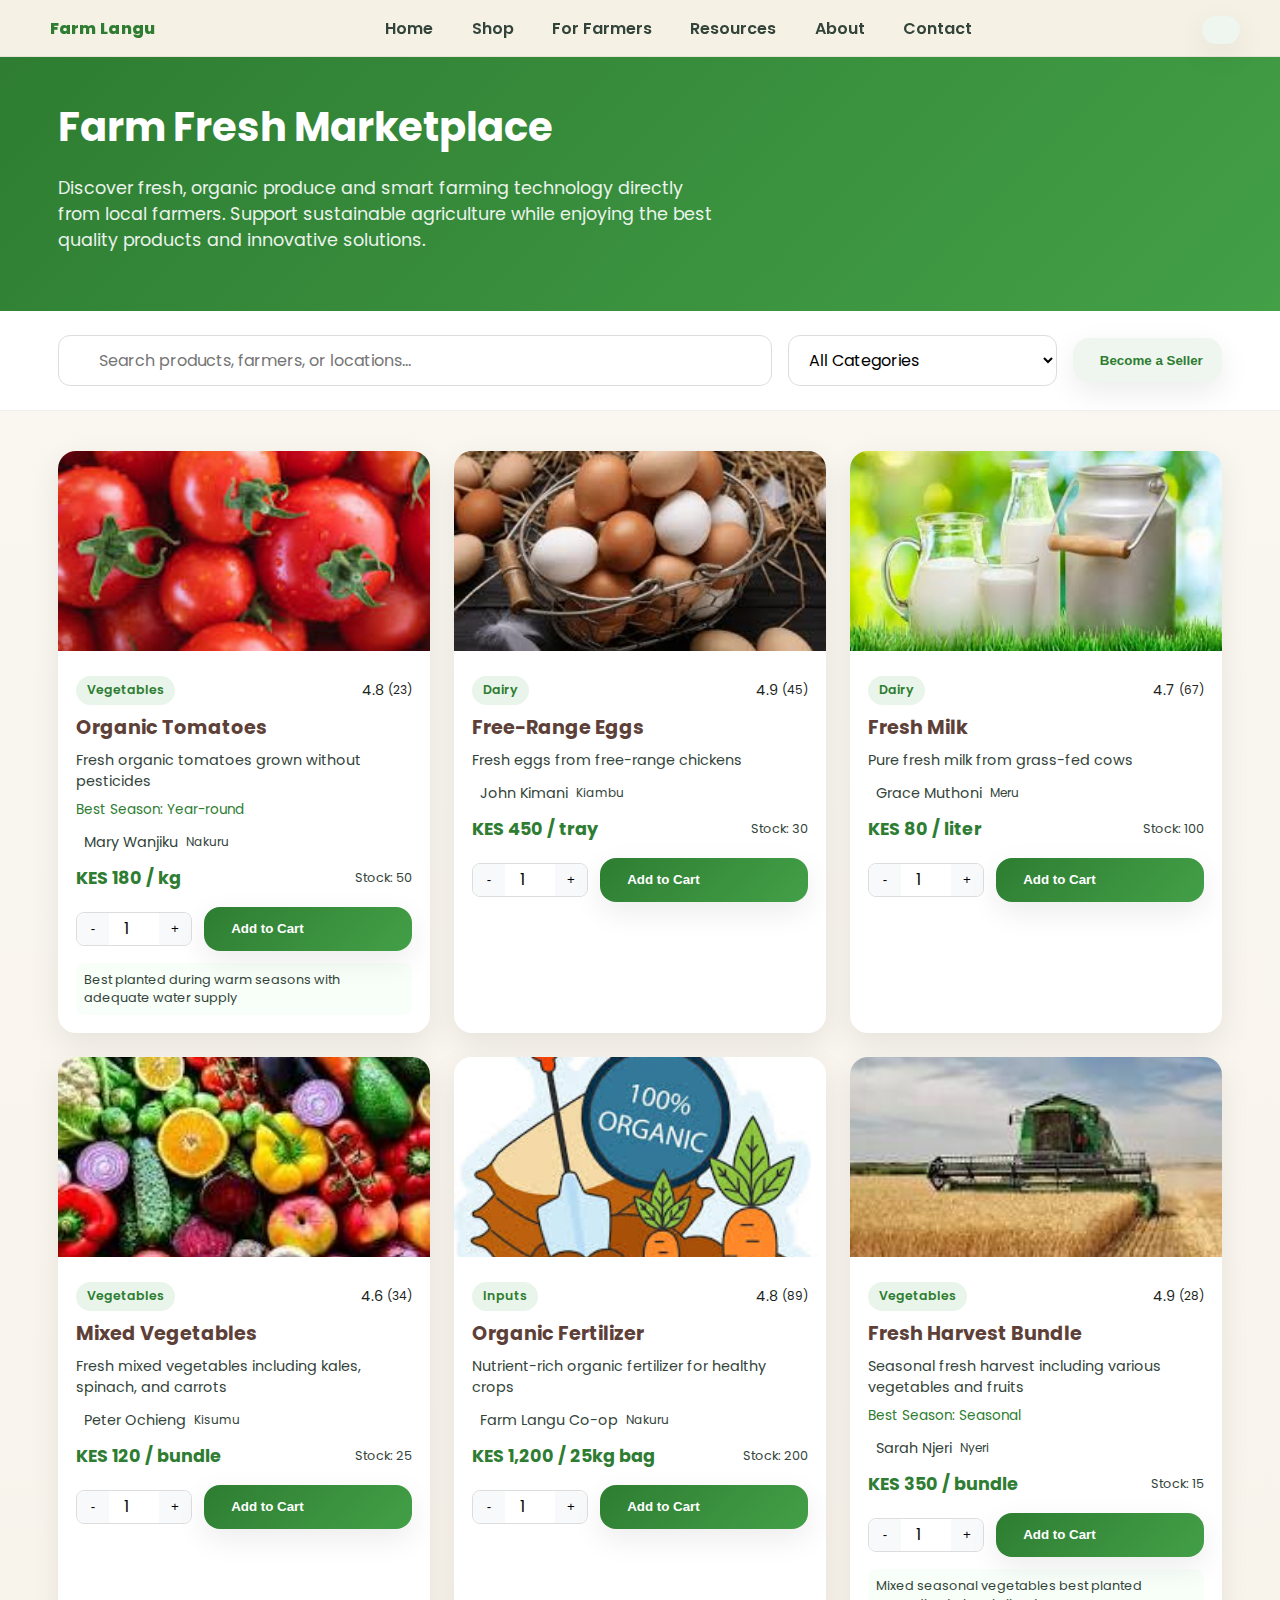
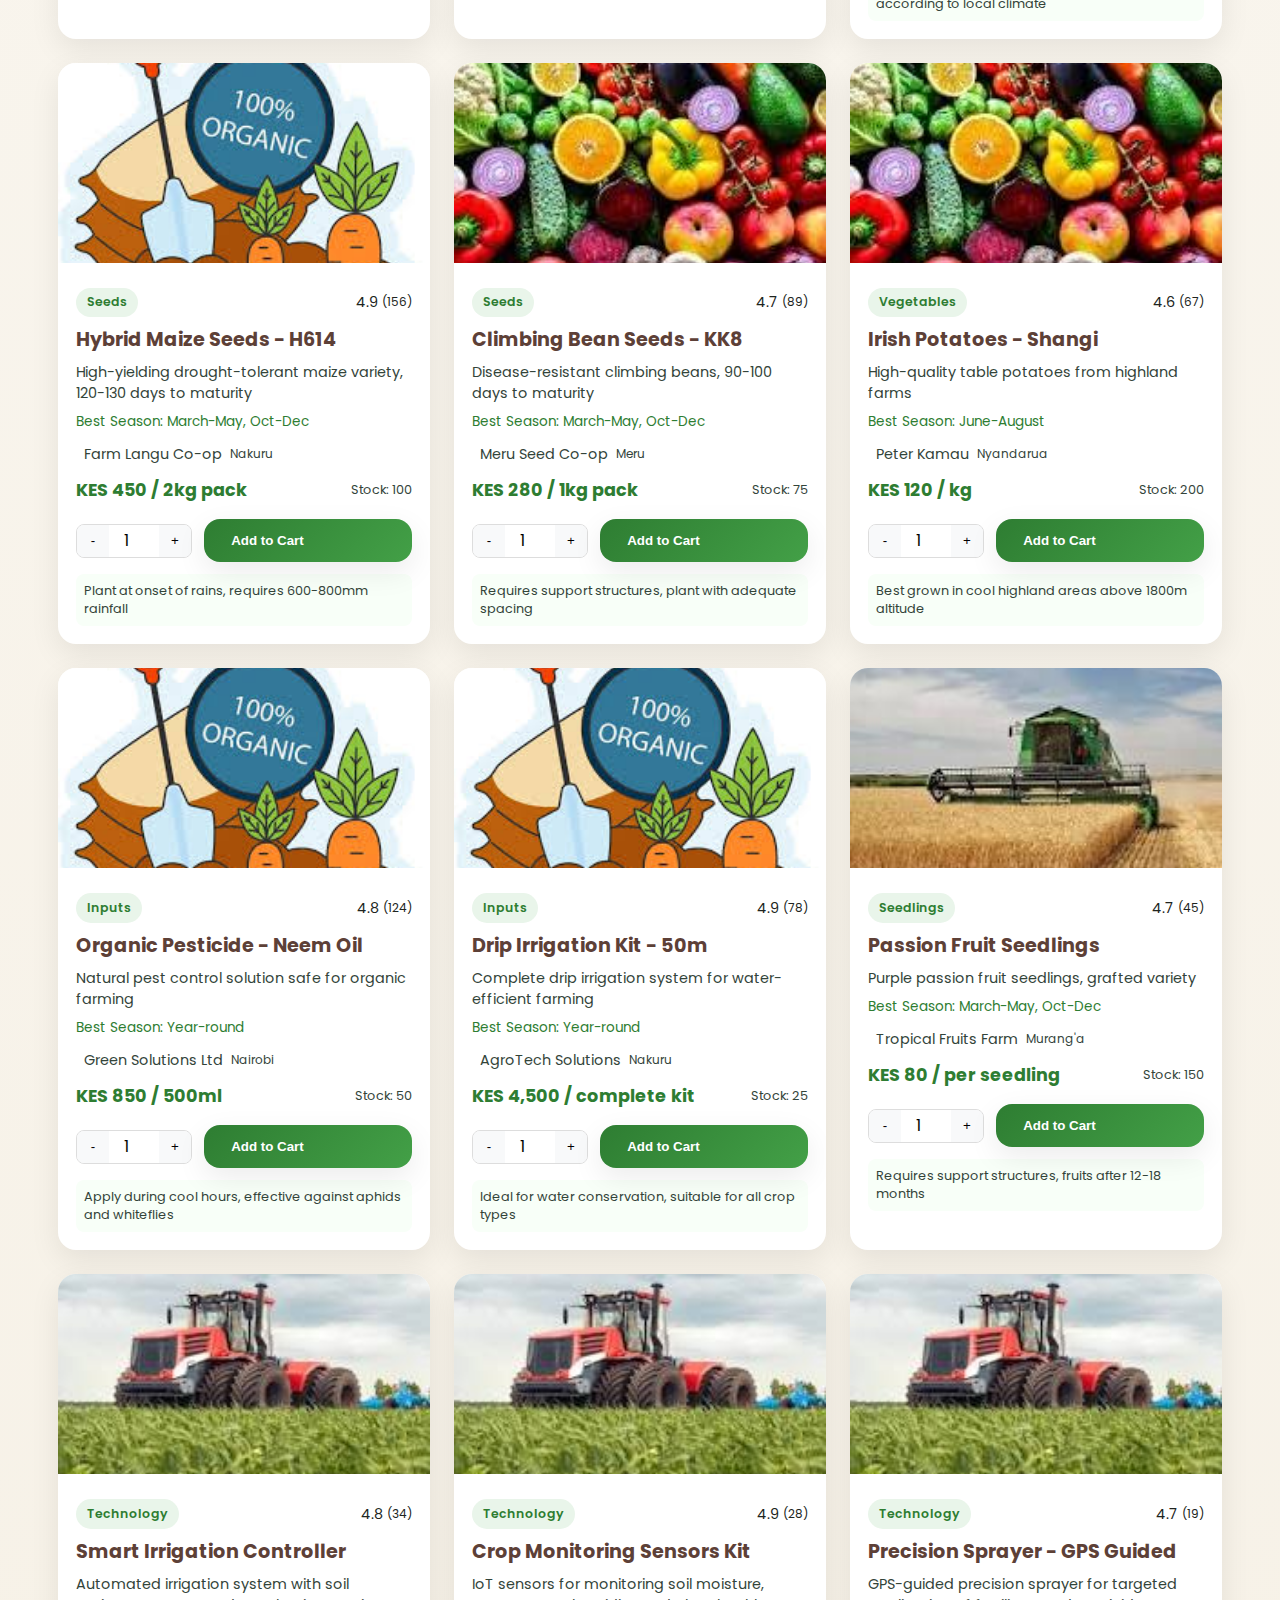
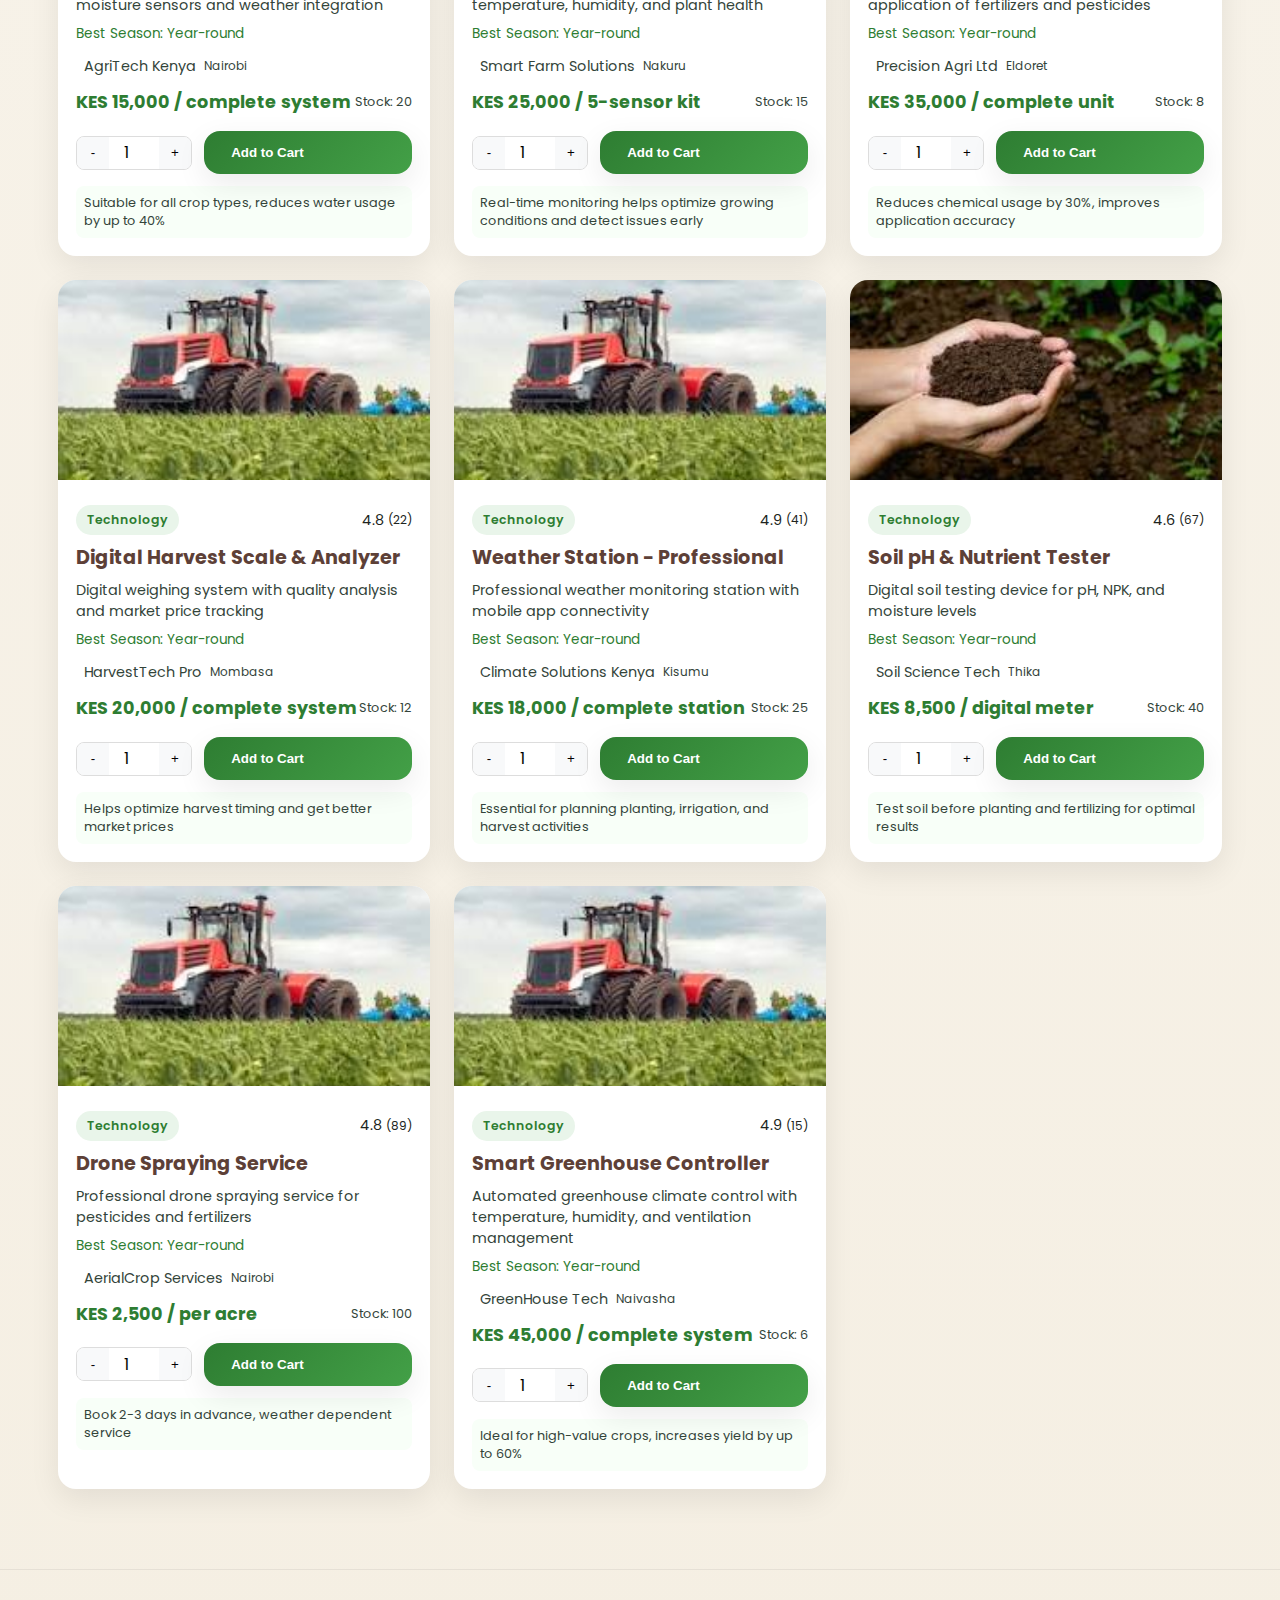
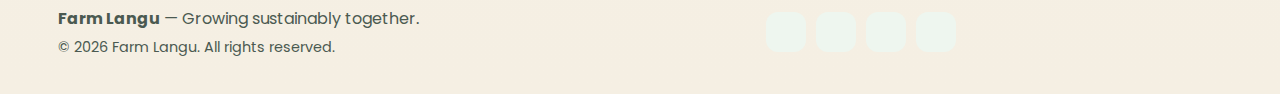
<file: shop.html>
<!DOCTYPE html>
<html lang="en">
<head>
  <meta charset="UTF-8" />
  <meta name="viewport" content="width=device-width, initial-scale=1" />
  <title>Shop - Farm Langu Marketplace</title>
  <link rel="preconnect" href="https://fonts.googleapis.com">
  <link rel="preconnect" href="https://fonts.gstatic.com" crossorigin>
  <link href="https://fonts.googleapis.com/css2?family=Poppins:wght@300;400;500;600;700&display=swap" rel="stylesheet">
  <link rel="stylesheet" href="https://cdnjs.cloudflare.com/ajax/libs/font-awesome/6.5.0/css/all.min.css" integrity="sha512-98T0P7M8n9uF3dQ2fQh4wV3zEo7qvCjV0a8n6n0L0+0i1FJm6G2D2q9m0M3xS8Rr8zFzQKm7sJ2b4z5wW3H6dQ==" crossorigin="anonymous" referrerpolicy="no-referrer" />

  <style>
    :root {
      --green-600: #2e7d32;
      --green-500: #388e3c;
      --green-400: #43a047;
      --beige-50: #faf7f1;
      --beige-100: #f5efe3;
      --brown-700: #5d4037;
      --text-900: #202420;
      --text-700: #33443a;
      --accent: #8bc34a;
      --maxw: 1200px;
      --shadow-soft: 0 10px 30px rgba(0,0,0,.08);
      --glass: rgba(255,255,255,0.22);
      --glass-border: rgba(255,255,255,0.35);
    }

    * { box-sizing: border-box; }
    html { scroll-behavior: smooth; }
    body {
      margin: 0; font-family: Poppins, system-ui, -apple-system, Segoe UI, Roboto, Arial, sans-serif;
      color: var(--text-900); background: linear-gradient(180deg, var(--beige-50), var(--beige-100));
    }

    /* Utility */
    .container { width: min(100%, var(--maxw)); margin: 0 auto; padding: 0 18px; }
    .btn { display: inline-flex; align-items: center; gap: .5rem; padding: .9rem 1.2rem; border-radius: 16px; border: none; cursor: pointer; font-weight: 600; box-shadow: var(--shadow-soft); transition: transform .15s ease, opacity .2s ease; text-decoration: none; }
    .btn:hover { transform: translateY(-2px); }
    .btn:active { transform: translateY(0); opacity: .92; }
    .btn-primary { background: linear-gradient(135deg, var(--green-600), var(--green-400)); color: #fff; }
    .btn-secondary { background: #eef6ef; color: var(--green-600); }
    .tag { display:inline-block; padding:.35rem .7rem; border-radius: 999px; font-size:.78rem; background: #e9f5ea; color: var(--green-600); font-weight:600; text-transform: capitalize; }

    /* Header */
    header { position: sticky; top: 0; z-index: 50; backdrop-filter: blur(8px); background: rgba(245, 239, 227, 0.9); border-bottom: 1px solid rgba(0,0,0,.06); }
    .nav { display:flex; align-items:center; justify-content:space-between; padding: 12px 0; }
    .brand { display:flex; gap:.6rem; align-items:center; font-weight: 800; letter-spacing:.3px; color: var(--green-600); text-decoration: none; }
    .brand i { font-size: 1.3rem; }
    nav ul { list-style: none; display:flex; gap: 1rem; padding: 0; margin: 0; }
    nav a { text-decoration: none; color: var(--text-700); font-weight: 600; padding:.45rem .7rem; border-radius: 10px; }
    nav a:hover, nav a:focus { background: #eaf5ec; color: var(--green-600); }

    /* Cart Icon */
    .cart-icon { position: relative; }
    .cart-count { position: absolute; top: -8px; right: -8px; background: var(--green-600); color: white; border-radius: 50%; width: 20px; height: 20px; display: flex; align-items: center; justify-content: center; font-size: 0.7rem; font-weight: bold; }
    .cart-dropdown { position: absolute; top: 100%; right: 0; background: white; border-radius: 16px; box-shadow: var(--shadow-soft); padding: 16px; width: 320px; max-height: 400px; overflow-y: auto; display: none; z-index: 100; }
    .cart-dropdown.show { display: block; }
    .cart-item { display: flex; gap: 12px; padding: 8px 0; border-bottom: 1px solid #eee; }
    .cart-item:last-child { border-bottom: none; }
    .cart-item-image { width: 50px; height: 50px; object-fit: cover; border-radius: 8px; }
    .cart-item-details { flex: 1; }
    .cart-item-details h4 { margin: 0 0 4px; font-size: 0.9rem; }
    .cart-item-details p { margin: 0; font-size: 0.8rem; color: var(--text-700); }
    .quantity-controls { display: flex; align-items: center; gap: 8px; margin-top: 4px; }
    .quantity-controls button { width: 24px; height: 24px; border: 1px solid #ddd; background: white; border-radius: 4px; cursor: pointer; }
    .remove-item { background: none; border: none; color: #999; cursor: pointer; font-size: 1.2rem; }
    .cart-footer { margin-top: 16px; padding-top: 16px; border-top: 1px solid #eee; }
    .empty-cart { text-align: center; color: var(--text-700); padding: 20px; }

    /* Shop Header */
    .shop-header { padding: 40px 0; background: linear-gradient(135deg, var(--green-600), var(--green-400)); color: white; }
    .shop-header h1 { font-size: 2.5rem; margin: 0 0 1rem; }
    .shop-header p { font-size: 1.1rem; opacity: 0.9; max-width: 60ch; }

    /* Filters */
    .filters { padding: 24px 0; background: white; border-bottom: 1px solid rgba(0,0,0,.06); }
    .filters-content { display: flex; gap: 16px; align-items: center; flex-wrap: wrap; }
    .search-box { flex: 1; min-width: 250px; position: relative; }
    .search-input { width: 100%; padding: 12px 16px 12px 40px; border: 1px solid #ddd; border-radius: 12px; font: inherit; }
    .search-box i { position: absolute; left: 14px; top: 50%; transform: translateY(-50%); color: #999; }
    .category-filter { padding: 12px 16px; border: 1px solid #ddd; border-radius: 12px; font: inherit; background: white; }

    /* Products Grid */
    .products-section { padding: 40px 0; }
    .products-grid { display: grid; grid-template-columns: repeat(auto-fill, minmax(300px, 1fr)); gap: 24px; }
    .product-card { background: white; border-radius: 18px; overflow: hidden; box-shadow: var(--shadow-soft); transition: transform 0.2s ease; }
    .product-card:hover { transform: translateY(-4px); }
    
    .product-image { position: relative; overflow: hidden; }
    .product-image img { width: 100%; height: 200px; object-fit: cover; }
    .product-overlay { position: absolute; inset: 0; background: rgba(0,0,0,0.7); display: flex; align-items: center; justify-content: center; opacity: 0; transition: opacity 0.2s ease; }
    .product-image:hover .product-overlay { opacity: 1; }
    
    .product-content { padding: 18px; }
    .product-header { display: flex; justify-content: space-between; align-items: center; margin-bottom: 8px; }
    .rating { display: flex; align-items: center; gap: 4px; font-size: 0.9rem; }
    .rating i { color: #ffc107; }
    .product-content h3 { margin: 8px 0; font-size: 1.2rem; color: var(--brown-700); }
    .product-description { color: var(--text-700); font-size: 0.9rem; margin: 8px 0; }
    .farmer-info { display: flex; align-items: center; gap: 8px; margin: 12px 0; font-size: 0.9rem; color: var(--text-700); }
    .farmer-info i { color: var(--green-600); }
    .product-footer { display: flex; justify-content: space-between; align-items: center; margin: 12px 0; }
    .price { font-weight: 700; color: var(--green-600); font-size: 1.1rem; }
    .stock { font-size: 0.8rem; color: var(--text-700); }
    
    .product-actions { display: flex; gap: 12px; align-items: center; margin-top: 16px; }
    .quantity-selector { display: flex; align-items: center; border: 1px solid #ddd; border-radius: 8px; overflow: hidden; }
    .quantity-selector button { width: 32px; height: 32px; border: none; background: #f8f9fa; cursor: pointer; }
    .quantity-selector input { width: 50px; height: 32px; border: none; text-align: center; font: inherit; }
    .add-to-cart { flex: 1; }

    /* Notifications */
    .notification { position: fixed; top: 20px; right: 20px; background: white; padding: 16px 20px; border-radius: 12px; box-shadow: var(--shadow-soft); display: flex; align-items: center; gap: 12px; z-index: 1000; animation: slideIn 0.3s ease; }
    .notification-success { border-left: 4px solid var(--green-600); }
    .notification-error { border-left: 4px solid #dc3545; }
    .notification button { background: none; border: none; font-size: 1.2rem; cursor: pointer; color: #999; }
    @keyframes slideIn { from { transform: translateX(100%); } to { transform: translateX(0); } }

    /* No products */
    .no-products { text-align: center; padding: 60px 20px; color: var(--text-700); font-size: 1.1rem; }

    /* Responsive */
    @media (max-width: 768px) {
      .shop-header h1 { font-size: 2rem; }
      .filters-content { flex-direction: column; align-items: stretch; }
      .search-box { min-width: auto; }
      .products-grid { grid-template-columns: repeat(auto-fill, minmax(280px, 1fr)); gap: 16px; }
      .product-actions { flex-direction: column; }
      .quantity-selector { align-self: stretch; justify-content: center; }
    }
  </style>
</head>
<body>
  <!-- Header -->
  <header>
    <div class="container nav" role="navigation" aria-label="Main">
      <a class="brand" href="index.html" aria-label="Farm Langu home">
        <i class="fa-solid fa-wheat-awn"></i>
        <span>Farm Langu</span>
      </a>
      <nav>
        <ul>
          <li><a href="index.html">Home</a></li>
          <li><a href="shop.html">Shop</a></li>
          <li><a href="farmers.html">For Farmers</a></li>
          <li><a href="resources.html">Resources</a></li>
          <li><a href="about.html">About</a></li>
          <li><a href="contact.html">Contact</a></li>
        </ul>
      </nav>
      <div class="cart-icon">
        <button class="btn btn-secondary cart-toggle" aria-label="Shopping cart">
          <i class="fa-solid fa-shopping-cart"></i>
          <span class="cart-count">0</span>
        </button>
        <div class="cart-dropdown">
          <!-- Cart items will be populated by JavaScript -->
        </div>
      </div>
    </div>
  </header>

  <!-- Shop Header -->
  <section class="shop-header">
    <div class="container">
      <h1>Farm Fresh Marketplace</h1>
      <p>Discover fresh, organic produce and smart farming technology directly from local farmers. Support sustainable agriculture while enjoying the best quality products and innovative solutions.</p>
    </div>
  </section>

  <!-- Filters -->
  <section class="filters">
    <div class="container">
      <div class="filters-content">
        <div class="search-box">
          <i class="fa-solid fa-search"></i>
          <input type="text" class="search-input" placeholder="Search products, farmers, or locations...">
        </div>
        <select class="category-filter">
          <option value="all">All Categories</option>
          <option value="vegetables">Vegetables & Produce</option>
          <option value="dairy">Dairy Products</option>
          <option value="seeds">Seeds & Varieties</option>
          <option value="seedlings">Seedlings & Plants</option>
          <option value="inputs">Farm Inputs & Tools</option>
          <option value="technology">Smart Farming Technology</option>
          <option value="fruits">Fruits</option>
          <option value="grains">Grains & Cereals</option>
        </select>
        <button class="btn btn-secondary" onclick="window.location.href='farmers.html'">
          <i class="fa-solid fa-user-plus"></i>
          Become a Seller
        </button>
      </div>
    </div>
  </section>

  <!-- Products -->
  <section class="products-section">
    <div class="container">
      <div class="products-grid" id="products-container">
        <!-- Products will be populated by JavaScript -->
      </div>
    </div>
  </section>

  <!-- Footer -->
  <footer style="padding: 36px 0; border-top: 1px solid rgba(0,0,0,.06); color:#4b5a51; margin-top: 40px;">
    <div class="container" style="display:grid; grid-template-columns: 1.2fr .8fr; gap: 24px; align-items: center;">
      <div>
        <strong>Farm Langu</strong> — Growing sustainably together.
        <div style="margin-top:6px; font-size:.9rem;">© <span id="year"></span> Farm Langu. All rights reserved.</div>
      </div>
      <div style="display:flex; gap: 10px;" aria-label="Social links">
        <a href="#" aria-label="Facebook" style="width: 40px; height: 40px; display:grid; place-items:center; border-radius: 12px; background:#eef6ef; color: var(--green-600); text-decoration:none;"><i class="fa-brands fa-facebook-f"></i></a>
        <a href="#" aria-label="Instagram" style="width: 40px; height: 40px; display:grid; place-items:center; border-radius: 12px; background:#eef6ef; color: var(--green-600); text-decoration:none;"><i class="fa-brands fa-instagram"></i></a>
        <a href="#" aria-label="Twitter" style="width: 40px; height: 40px; display:grid; place-items:center; border-radius: 12px; background:#eef6ef; color: var(--green-600); text-decoration:none;"><i class="fa-brands fa-x-twitter"></i></a>
        <a href="#" aria-label="YouTube" style="width: 40px; height: 40px; display:grid; place-items:center; border-radius: 12px; background:#eef6ef; color: var(--green-600); text-decoration:none;"><i class="fa-brands fa-youtube"></i></a>
      </div>
    </div>
  </footer>

  <script src="js/ecommerce.js"></script>
  <script>
    // Initialize the shop page
    document.addEventListener('DOMContentLoaded', function() {
      // Update year
      document.getElementById('year').textContent = new Date().getFullYear();
      
      // Render all products initially
      ecommerce.renderProducts();
      
      // Close cart dropdown when clicking outside
      document.addEventListener('click', function(e) {
        const cartIcon = document.querySelector('.cart-icon');
        const cartDropdown = document.querySelector('.cart-dropdown');
        
        if (!cartIcon.contains(e.target)) {
          cartDropdown.classList.remove('show');
        }
      });
    });
  </script>
</body>
</html>
</file>
